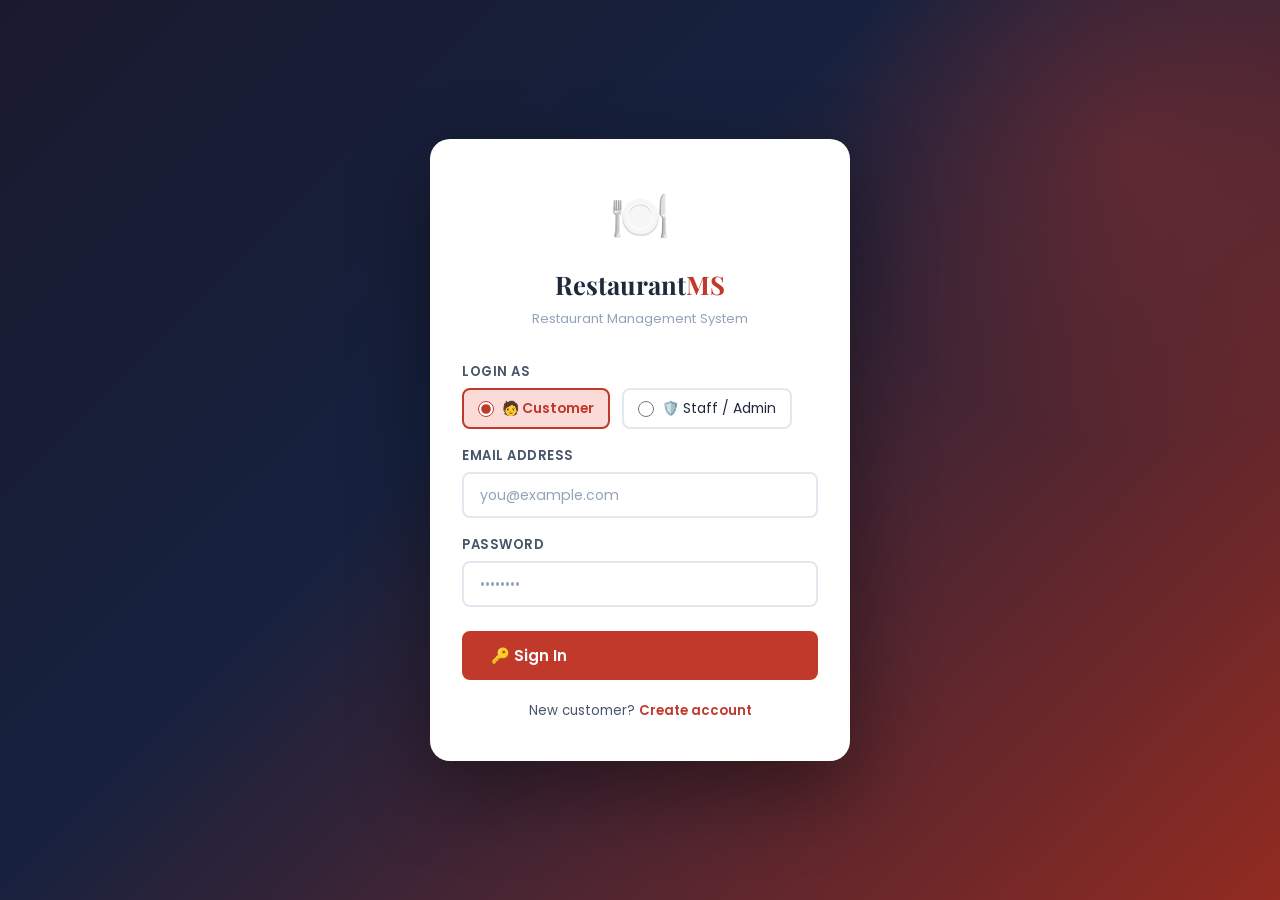
<file: frontend/index.html>
<!DOCTYPE html>
<html lang="en">
<head>
  <meta charset="UTF-8" />
  <meta name="viewport" content="width=device-width, initial-scale=1.0" />
  <title>Login — RestaurantMS</title>
  <link rel="stylesheet" href="css/style.css" />
</head>
<body>

<div id="toast-container" class="toast-container"></div>

<div class="auth-page">
  <div class="auth-card">

    <!-- Logo -->
    <div class="auth-logo">
      <span class="auth-logo-icon">🍽️</span>
      <h1>Restaurant<span>MS</span></h1>
      <p>Restaurant Management System</p>
    </div>

    <!-- Role Selection (Radio Buttons) -->
    <div class="form-group mb-2">
      <label class="form-label">Login As</label>
      <div class="radio-group" id="role-group">
        <label class="radio-item selected">
          <input type="radio" name="role" value="customer" checked onchange="updateRoleStyle(this)"> 🧑 Customer
        </label>
        <label class="radio-item">
          <input type="radio" name="role" value="admin" onchange="updateRoleStyle(this)"> 🛡️ Staff / Admin
        </label>
      </div>
    </div>

    <!-- Login Form -->
    <form class="auth-form" id="login-form">
      <!-- Text box -->
      <div class="form-group">
        <label class="form-label" for="email">Email Address</label>
        <input class="form-control" type="email" id="email" placeholder="you@example.com" required />
      </div>

      <!-- Password field -->
      <div class="form-group">
        <label class="form-label" for="password">Password</label>
        <input class="form-control" type="password" id="password" placeholder="••••••••" required />
      </div>

      <button type="submit" class="btn btn-primary btn-lg w-full" id="login-btn" style="margin-top:.5rem">
        🔑 Sign In
      </button>
    </form>

    <div class="auth-footer">
      New customer? <a href="pages/register.html">Create account</a>
    </div>

  </div>
</div>

<script src="js/utils.js"></script>
<script>
  function updateRoleStyle(input) {
    document.querySelectorAll('.radio-item').forEach(i => i.classList.remove('selected'))
    input.closest('.radio-item').classList.add('selected')
  }

  document.getElementById('login-form').addEventListener('submit', async e => {
    e.preventDefault()
    const btn   = document.getElementById('login-btn')
    const email = document.getElementById('email').value
    const pass  = document.getElementById('password').value
    const role  = document.querySelector('input[name="role"]:checked').value

    setLoading(btn, true)
    try {
      const endpoint = role === 'admin' ? '/auth/login/staff' : '/auth/login/customer'
      const data = await api.post(endpoint, { email, password: pass })
      setUser({ ...data, role: data.role || role })
      toast(`Welcome back, ${data.fullName}!`)
      setTimeout(() => {
        window.location.href = role === 'admin'
          ? 'pages/admin-dashboard.html'
          : 'pages/customer-dashboard.html'
      }, 800)
    } catch (err) {
      toast(err?.message || 'Invalid email or password.', 'error')
      setLoading(btn, false)
    }
  })
</script>
</body>
</html>
</file>
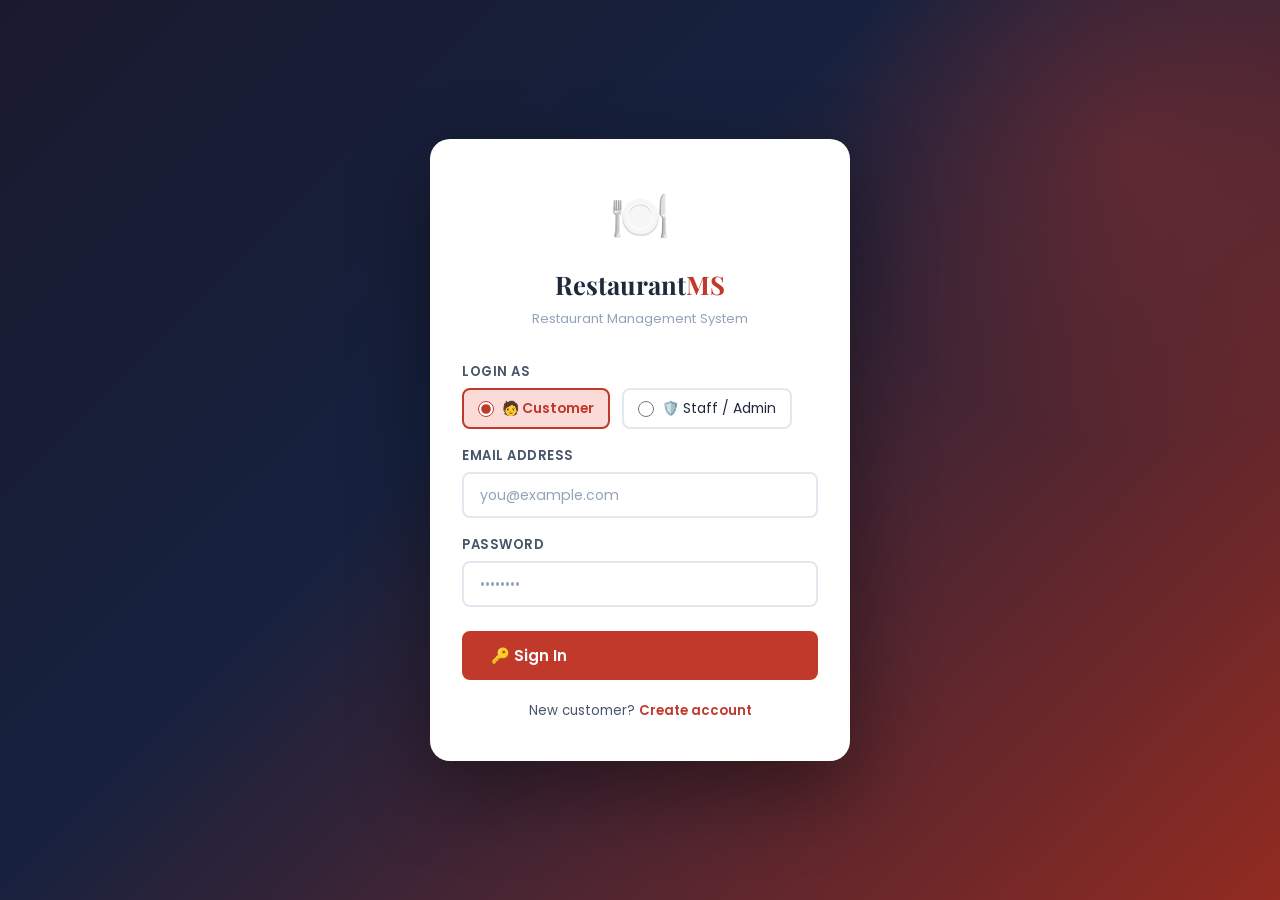
<file: frontend/pages/admin-dashboard.html>
<!DOCTYPE html>
<html lang="en">
<head>
  <meta charset="UTF-8" /><meta name="viewport" content="width=device-width,initial-scale=1"/>
  <title>Admin Dashboard — RestaurantMS</title>
  <link rel="stylesheet" href="../css/style.css" />
</head>
<body>
<div id="toast-container" class="toast-container"></div>

<nav class="navbar">
  <div class="navbar-brand">🍽️ Restaurant<span>MS</span></div>
  <div class="navbar-links">
    <a href="admin-dashboard.html" class="active">🏠 Dashboard</a>
    <a href="admin-tables.html">🪑 Tables</a>
    <a href="admin-menu.html">🍴 Menu</a>
    <a href="admin-orders.html">📦 Orders</a>
    <a href="admin-staff.html">👤 Staff</a>
    <a href="admin-inventory.html">📦 Inventory</a>
    <a href="admin-reports.html">📊 Reports</a>
  </div>
  <div class="navbar-right">
    <div class="navbar-user">
      <div class="avatar" id="nav-avatar">A</div>
      <span id="nav-user-name">Admin</span>
    </div>
    <button class="btn btn-danger btn-sm" data-logout>Logout</button>
  </div>
</nav>

<div class="page-wrapper">
  <div class="page-header">
    <h1 class="page-title">Admin Dashboard</h1>
    <p class="page-subtitle">Complete overview of your restaurant operations</p>
  </div>

  <!-- Stats -->
  <div class="grid-4 mb-3">
    <div class="stat-card red">
      <div class="stat-icon">🪑</div>
      <div class="stat-info"><div class="stat-label">Total Tables</div><div class="stat-value" id="s-tables">—</div></div>
    </div>
    <div class="stat-card dark">
      <div class="stat-icon">📦</div>
      <div class="stat-info"><div class="stat-label">Total Orders</div><div class="stat-value" id="s-orders">—</div></div>
    </div>
    <div class="stat-card green">
      <div class="stat-icon">👤</div>
      <div class="stat-info"><div class="stat-label">Staff Members</div><div class="stat-value" id="s-staff">—</div></div>
    </div>
    <div class="stat-card amber">
      <div class="stat-icon">📅</div>
      <div class="stat-info"><div class="stat-label">Reservations</div><div class="stat-value" id="s-res">—</div></div>
    </div>
  </div>

  <div class="grid-2">
    <!-- Recent Orders -->
    <div class="card">
      <div class="card-title">📦 Recent Orders</div>
      <div class="table-wrapper">
        <table>
          <thead><tr><th>ID</th><th>Customer</th><th>Total</th><th>Status</th></tr></thead>
          <tbody id="recent-orders"></tbody>
        </table>
      </div>
    </div>

    <!-- Table Status Overview -->
    <div class="card">
      <div class="card-title">🪑 Table Status</div>
      <div id="table-status-grid" class="table-grid"></div>
    </div>
  </div>

  <!-- Revenue Summary -->
  <div class="card mt-2">
    <div class="card-title">💰 Today's Revenue Snapshot</div>
    <div class="grid-3">
      <div class="report-card">
        <div class="report-value" id="today-revenue">—</div>
        <div class="report-label">Today's Revenue</div>
      </div>
      <div class="report-card" style="border-color:var(--success)">
        <div class="report-value" style="color:var(--success)" id="paid-orders">—</div>
        <div class="report-label">Paid Orders</div>
      </div>
      <div class="report-card" style="border-color:var(--accent)">
        <div class="report-value" style="color:var(--accent)" id="pending-orders">—</div>
        <div class="report-label">Pending Orders</div>
      </div>
    </div>
  </div>
</div>

<script src="../js/utils.js"></script>
<script>
  requireAuth()

  async function loadDashboard() {
    try {
      const [tables, orders, staff, reservations] = await Promise.all([
        api.get('/tables'), api.get('/orders'), api.get('/staff'), api.get('/reservations')
      ])

      document.getElementById('s-tables').textContent = tables.length
      document.getElementById('s-orders').textContent = orders.length
      document.getElementById('s-staff').textContent  = staff.length
      document.getElementById('s-res').textContent    = reservations.length

      // Recent orders
      document.getElementById('recent-orders').innerHTML = orders.slice(0,5).map(o => `
        <tr>
          <td>#${o.orderID}</td>
          <td>${o.customerName}</td>
          <td>${fmtCurrency(o.totalAmount)}</td>
          <td>${statusBadge(o.status)}</td>
        </tr>`).join('') || `<tr><td colspan="4">${emptyState('📦','No orders')}</td></tr>`

      // Table status grid
      document.getElementById('table-status-grid').innerHTML = tables.map(t => `
        <div class="table-slot ${t.status === 'Occupied' ? 'occupied' : ''}">
          <div class="table-slot-num">${t.tableNumber}</div>
          <div class="table-slot-cap">${t.status}</div>
        </div>`).join('')

      // Revenue
      const today    = new Date().toDateString()
      const todayOrd = orders.filter(o => new Date(o.orderDate).toDateString() === today)
      const rev      = todayOrd.filter(o => o.status === 'Paid').reduce((s, o) => s + o.totalAmount, 0)
      document.getElementById('today-revenue').textContent  = fmtCurrency(rev)
      document.getElementById('paid-orders').textContent    = todayOrd.filter(o => o.status === 'Paid').length
      document.getElementById('pending-orders').textContent = todayOrd.filter(o => o.status === 'Placed' || o.status === 'Preparing').length

    } catch { toast('Failed to load dashboard.', 'error') }
  }

  loadDashboard()
</script>
</body>
</html>
</file>
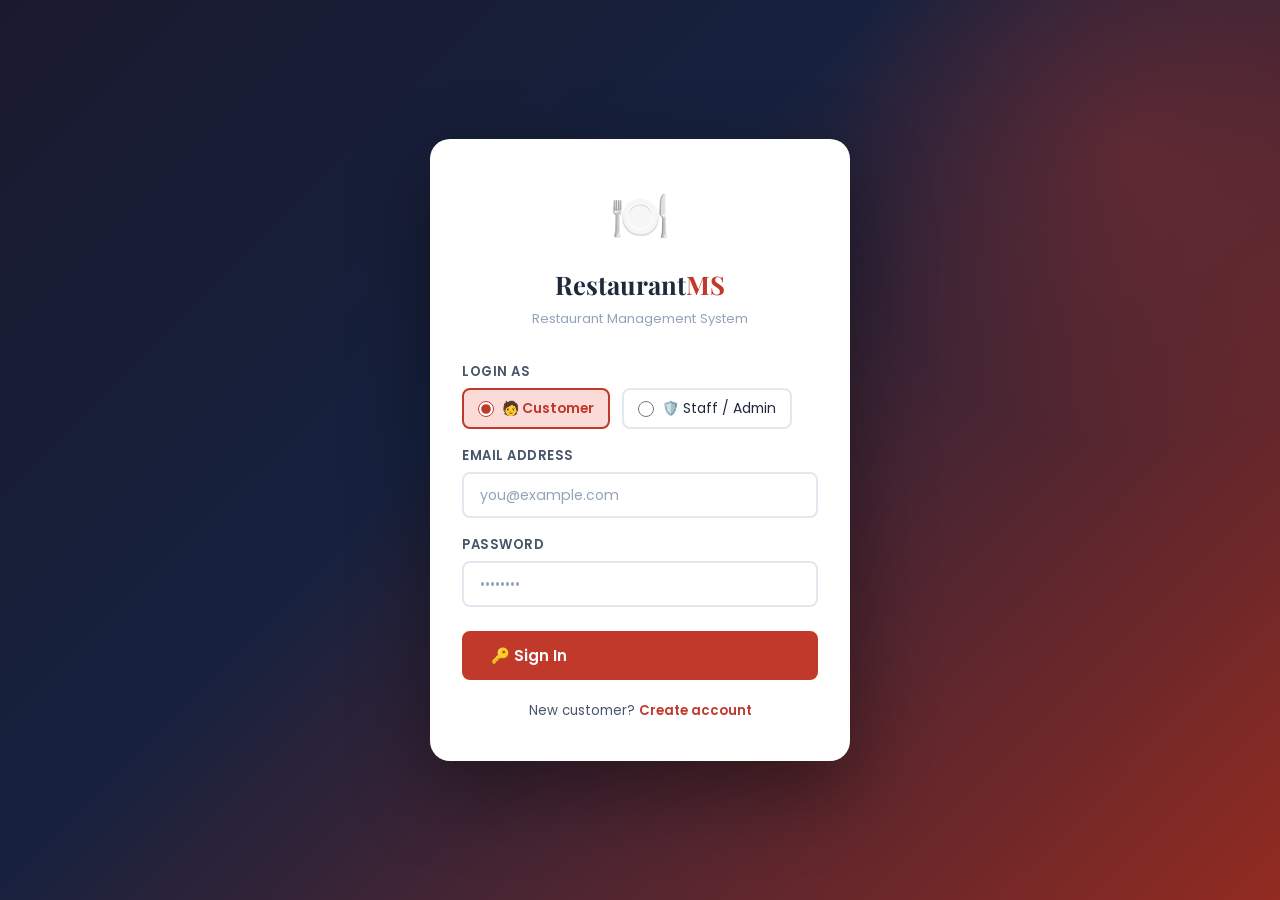
<file: frontend/pages/admin-inventory.html>
<!DOCTYPE html>
<html lang="en">
<head>
  <meta charset="UTF-8"/><meta name="viewport" content="width=device-width,initial-scale=1"/>
  <title>Inventory — RestaurantMS</title>
  <link rel="stylesheet" href="../css/style.css"/>
</head>
<body>
<div id="toast-container" class="toast-container"></div>

<nav class="navbar">
  <div class="navbar-brand">🍽️ Restaurant<span>MS</span></div>
  <div class="navbar-links">
    <a href="admin-dashboard.html">🏠 Dashboard</a>
    <a href="admin-tables.html">🪑 Tables</a>
    <a href="admin-menu.html">🍴 Menu</a>
    <a href="admin-orders.html">📦 Orders</a>
    <a href="admin-staff.html">👤 Staff</a>
    <a href="admin-inventory.html" class="active">📦 Inventory</a>
    <a href="admin-reports.html">📊 Reports</a>
  </div>
  <div class="navbar-right">
    <div class="navbar-user"><div class="avatar" id="nav-avatar">A</div><span id="nav-user-name">Admin</span></div>
    <button class="btn btn-danger btn-sm" data-logout>Logout</button>
  </div>
</nav>

<div class="page-wrapper">
  <div class="flex-between mb-3">
    <div>
      <h1 class="page-title">📦 Inventory Management</h1>
      <p class="page-subtitle">Track stock levels & restock items</p>
    </div>
    <button class="btn btn-primary" onclick="openAddModal()">+ Add Item</button>
  </div>

  <div class="card">
    <div class="table-wrapper">
      <table>
        <thead>
          <tr><th>Item</th><th>In Stock</th><th>Unit</th><th>Reorder Level</th><th>Vendor</th><th>Status</th><th>Actions</th></tr>
        </thead>
        <tbody id="inv-body">
          <tr><td colspan="7" style="text-align:center;padding:2rem;color:#94a3b8">Loading...</td></tr>
        </tbody>
      </table>
    </div>
  </div>
</div>

<!-- Add Item Modal -->
<div class="modal-overlay" id="inv-modal">
  <div class="modal">
    <div class="modal-header">
      <span class="modal-title">Add Inventory Item</span>
      <button class="modal-close" data-close-modal="inv-modal">✕</button>
    </div>
    <div class="modal-body">
      <form id="inv-form" class="flex-col gap-2">
        <div class="form-group">
          <label class="form-label">Item Name</label>
          <input class="form-control" type="text" id="f-name" placeholder="e.g. Chicken Breast" required />
        </div>
        <div class="form-row cols-2">
          <div class="form-group">
            <label class="form-label">Quantity In Stock</label>
            <input class="form-control" type="number" id="f-qty" placeholder="e.g. 50" min="0" step="0.01" required />
          </div>
          <div class="form-group">
            <label class="form-label">Unit</label>
            <input class="form-control" type="text" id="f-unit" placeholder="e.g. kg, liters, pcs" required />
          </div>
        </div>
        <div class="form-group">
          <label class="form-label">Reorder Level</label>
          <input class="form-control" type="number" id="f-reorder" placeholder="e.g. 10" min="0" step="0.01" value="10" />
        </div>
        <div class="form-group">
          <label class="form-label">Vendor ID <span class="text-muted text-xs">(optional)</span></label>
          <input class="form-control" type="number" id="f-vendor" placeholder="Leave blank if none" />
        </div>
      </form>
    </div>
    <div class="modal-footer">
      <button class="btn btn-secondary" data-close-modal="inv-modal">Cancel</button>
      <button class="btn btn-primary" id="save-btn" onclick="saveItem()">Save Item</button>
    </div>
  </div>
</div>

<!-- Restock Modal -->
<div class="modal-overlay" id="restock-modal">
  <div class="modal">
    <div class="modal-header">
      <span class="modal-title">Restock Item</span>
      <button class="modal-close" data-close-modal="restock-modal">✕</button>
    </div>
    <div class="modal-body">
      <input type="hidden" id="restock-id" />
      <div class="form-group">
        <label class="form-label">Add Quantity</label>
        <input class="form-control" type="number" id="restock-qty" placeholder="e.g. 20" min="0.01" step="0.01" required />
      </div>
    </div>
    <div class="modal-footer">
      <button class="btn btn-secondary" data-close-modal="restock-modal">Cancel</button>
      <button class="btn btn-success" id="restock-btn" onclick="confirmRestock()">➕ Restock</button>
    </div>
  </div>
</div>

<script src="../js/utils.js"></script>
<script>
  requireAuth()

  async function loadInventory() {
    try {
      const data = await api.get('/inventory')
      document.getElementById('inv-body').innerHTML = data.length
        ? data.map(i => {
            const low = i.quantityInStock <= i.reorderLevel
            return `
            <tr>
              <td><strong>${i.itemName}</strong></td>
              <td>${i.quantityInStock}</td>
              <td>${i.unit}</td>
              <td>${i.reorderLevel}</td>
              <td>${i.vendorName || '—'}</td>
              <td><span class="badge ${low ? 'badge-cancelled' : 'badge-available'}">${low ? '⚠️ Low' : '✅ OK'}</span></td>
              <td>
                <div class="table-actions">
                  <button class="btn btn-accent btn-sm" onclick="openRestockModal(${i.inventoryItemID})">➕ Restock</button>
                </div>
              </td>
            </tr>`
          }).join('')
        : `<tr><td colspan="7">${emptyState('📦', 'No inventory items found')}</td></tr>`
    } catch { toast('Failed to load inventory.', 'error') }
  }

  function openAddModal() {
    document.getElementById('inv-form').reset()
    document.getElementById('f-reorder').value = 10
    openModal('inv-modal')
  }

  async function saveItem() {
    const btn = document.getElementById('save-btn')
    const vendorVal = document.getElementById('f-vendor').value
    const body = {
      itemName:        document.getElementById('f-name').value,
      quantityInStock: parseFloat(document.getElementById('f-qty').value),
      unit:             document.getElementById('f-unit').value,
      reorderLevel:     parseFloat(document.getElementById('f-reorder').value || 10),
      vendorID:         vendorVal ? parseInt(vendorVal) : null
    }
    if (!body.itemName || isNaN(body.quantityInStock) || !body.unit) return toast('Fill all required fields.', 'warning')

    setLoading(btn, true)
    try {
      await api.post('/inventory', body)
      toast('Inventory item added!')
      closeModal('inv-modal')
      loadInventory()
    } catch (err) {
      toast(err?.message || 'Error adding item.', 'error')
    } finally { setLoading(btn, false) }
  }

  function openRestockModal(id) {
    document.getElementById('restock-id').value = id
    document.getElementById('restock-qty').value = ''
    openModal('restock-modal')
  }

  async function confirmRestock() {
    const id  = document.getElementById('restock-id').value
    const qty = parseFloat(document.getElementById('restock-qty').value)
    if (!qty || qty <= 0) return toast('Enter a valid quantity.', 'warning')
    const btn = document.getElementById('restock-btn')
    setLoading(btn, true)
    try {
      await api.patch(`/inventory/${id}/restock`, qty)
      toast('Item restocked!')
      closeModal('restock-modal')
      loadInventory()
    } catch (err) {
      toast(err?.message || 'Failed to restock.', 'error')
    } finally { setLoading(btn, false) }
  }

  loadInventory()
</script>
</body>
</html>
</file>
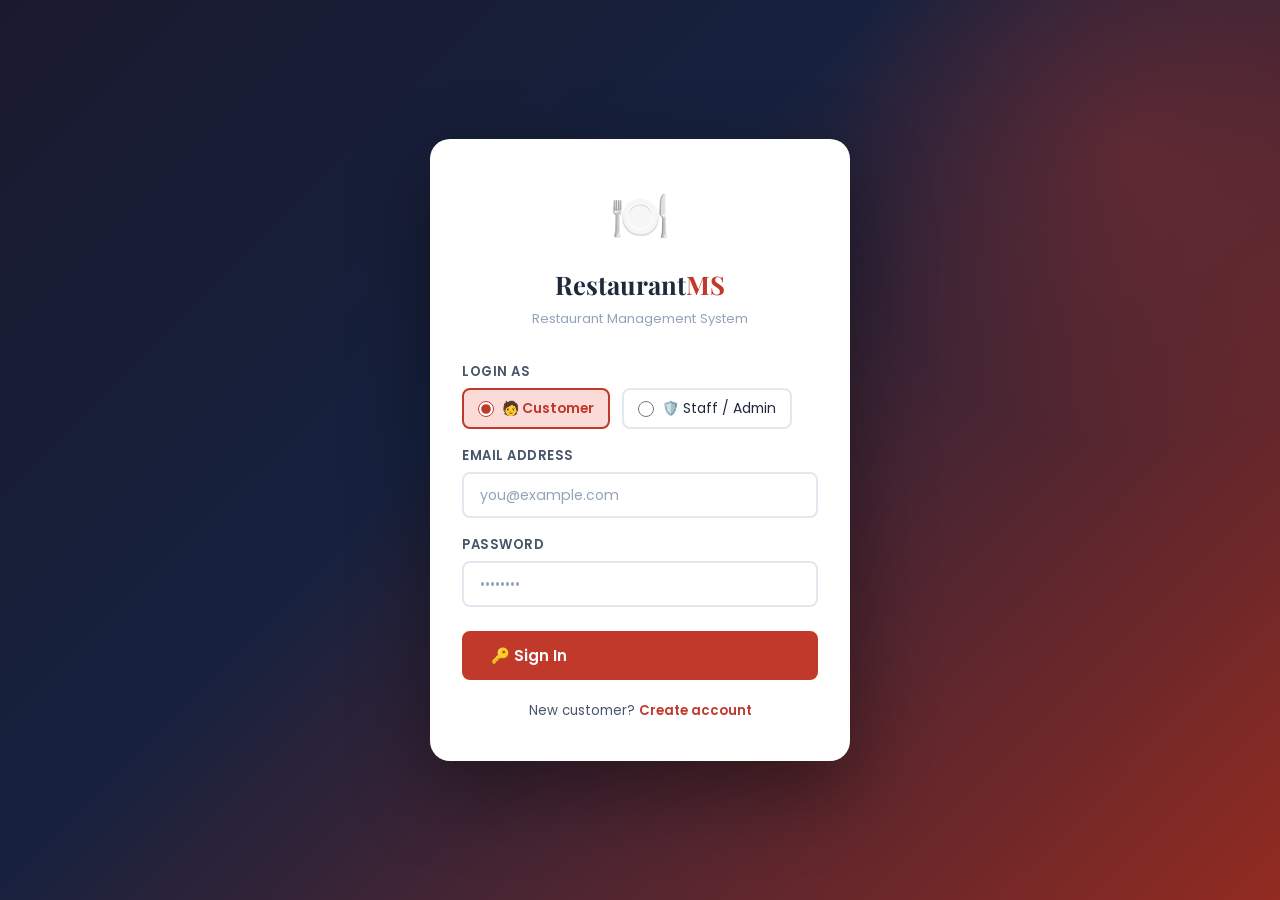
<file: frontend/pages/admin-menu.html>
<!DOCTYPE html>
<html lang="en">
<head>
  <meta charset="UTF-8"/><meta name="viewport" content="width=device-width,initial-scale=1"/>
  <title>Menu — RestaurantMS</title>
  <link rel="stylesheet" href="../css/style.css"/>
</head>
<body>
<div id="toast-container" class="toast-container"></div>

<nav class="navbar">
  <div class="navbar-brand">🍽️ Restaurant<span>MS</span></div>
  <div class="navbar-links">
    <a href="admin-dashboard.html">🏠 Dashboard</a>
    <a href="admin-tables.html">🪑 Tables</a>
    <a href="admin-menu.html" class="active">🍴 Menu</a>
    <a href="admin-orders.html">📦 Orders</a>
    <a href="admin-staff.html">👤 Staff</a>
    <a href="admin-inventory.html">📦 Inventory</a>
    <a href="admin-reports.html">📊 Reports</a>
  </div>
  <div class="navbar-right">
    <div class="navbar-user"><div class="avatar" id="nav-avatar">A</div><span id="nav-user-name">Admin</span></div>
    <button class="btn btn-danger btn-sm" data-logout>Logout</button>
  </div>
</nav>

<div class="page-wrapper">
  <div class="flex-between mb-3">
    <div>
      <h1 class="page-title">🍴 Menu Management</h1>
      <p class="page-subtitle">Manage dishes, categories & pricing</p>
    </div>
    <button class="btn btn-primary" onclick="openAddModal()">+ Add Menu Item</button>
  </div>

  <!-- Category filter tabs -->
  <div class="filter-tabs mb-2" id="cat-tabs"></div>

  <div class="card">
    <div class="table-wrapper">
      <table>
        <thead>
          <tr><th>Item</th><th>Category</th><th>Price</th><th>Description</th><th>Status</th><th>Actions</th></tr>
        </thead>
        <tbody id="menu-body">
          <tr><td colspan="6" style="text-align:center;padding:2rem;color:#94a3b8">Loading...</td></tr>
        </tbody>
      </table>
    </div>
  </div>
</div>

<!-- Add/Edit Modal -->
<div class="modal-overlay" id="menu-modal">
  <div class="modal">
    <div class="modal-header">
      <span class="modal-title" id="modal-title">Add Menu Item</span>
      <button class="modal-close" data-close-modal="menu-modal">✕</button>
    </div>
    <div class="modal-body">
      <form id="menu-form" class="flex-col gap-2">
        <input type="hidden" id="edit-id" />
        <div class="form-group">
          <label class="form-label">Item Name</label>
          <input class="form-control" type="text" id="f-name" placeholder="e.g. Chicken Biryani" required />
        </div>
        <div class="form-group">
          <label class="form-label">Category</label>
          <select class="form-control" id="f-category" required></select>
        </div>
        <div class="form-group">
          <label class="form-label">Price (Rs.)</label>
          <input class="form-control" type="number" id="f-price" placeholder="e.g. 850" min="1" step="0.01" required />
        </div>
        <div class="form-group">
          <label class="form-label">Description</label>
          <textarea class="form-control" id="f-desc" rows="3" placeholder="Short description..."></textarea>
        </div>
      </form>
    </div>
    <div class="modal-footer">
      <button class="btn btn-secondary" data-close-modal="menu-modal">Cancel</button>
      <button class="btn btn-primary" id="save-btn" onclick="saveMenuItem()">Save Item</button>
    </div>
  </div>
</div>

<script src="../js/utils.js"></script>
<script>
  requireAuth()

  let categories = []
  let menuItems  = []

  async function loadCategories() {
    categories = await api.get('/menu/categories')
    document.getElementById('f-category').innerHTML = categories
      .map(c => `<option value="${c.categoryID}">${c.categoryName}</option>`).join('')
  }

  async function loadMenu() {
    try {
      menuItems = await api.get('/menu')

      // Filter tabs
      const cats = ['All', ...new Set(menuItems.map(m => m.categoryName))]
      document.getElementById('cat-tabs').innerHTML = cats.map((c, i) =>
        `<div class="filter-tab ${i===0?'active':''}" onclick="filterMenu('${c}', this)">${c}</div>`
      ).join('')

      renderMenu(menuItems)
    } catch { toast('Failed to load menu.', 'error') }
  }

  function filterMenu(cat, tab) {
    document.querySelectorAll('.filter-tab').forEach(t => t.classList.remove('active'))
    tab.classList.add('active')
    renderMenu(cat === 'All' ? menuItems : menuItems.filter(m => m.categoryName === cat))
  }

  function renderMenu(items) {
    document.getElementById('menu-body').innerHTML = items.length
      ? items.map(m => `
        <tr>
          <td><strong>${m.itemName}</strong></td>
          <td>${m.categoryName}</td>
          <td>${fmtCurrency(m.price)}</td>
          <td style="max-width:220px;white-space:normal;font-size:.82rem;color:var(--gray-500,#64748b)">${m.description || '—'}</td>
          <td><span class="badge ${m.isAvailable ? 'badge-available' : 'badge-cancelled'}">${m.isAvailable ? 'Available' : 'Unavailable'}</span></td>
          <td>
            <div class="table-actions">
              <button class="btn btn-accent btn-sm" onclick='editItem(${JSON.stringify(m)})'>✏️ Edit</button>
              <button class="btn btn-danger btn-sm" onclick="deleteItem(${m.menuItemID})">🗑️ Delete</button>
            </div>
          </td>
        </tr>`).join('')
      : `<tr><td colspan="6">${emptyState('🍴', 'No menu items found')}</td></tr>`
  }

  function openAddModal() {
    document.getElementById('modal-title').textContent = 'Add Menu Item'
    document.getElementById('edit-id').value = ''
    document.getElementById('f-name').value  = ''
    document.getElementById('f-price').value = ''
    document.getElementById('f-desc').value  = ''
    if (categories.length) document.getElementById('f-category').value = categories[0].categoryID
    openModal('menu-modal')
  }

  function editItem(m) {
    document.getElementById('modal-title').textContent = 'Edit Menu Item'
    document.getElementById('edit-id').value = m.menuItemID
    document.getElementById('f-name').value  = m.itemName
    document.getElementById('f-price').value = m.price
    document.getElementById('f-desc').value  = m.description || ''
    const cat = categories.find(c => c.categoryName === m.categoryName)
    if (cat) document.getElementById('f-category').value = cat.categoryID
    openModal('menu-modal')
  }

  async function saveMenuItem() {
    const id  = document.getElementById('edit-id').value
    const btn = document.getElementById('save-btn')
    const body = {
      itemName:    document.getElementById('f-name').value,
      categoryID:  parseInt(document.getElementById('f-category').value),
      price:       parseFloat(document.getElementById('f-price').value),
      description: document.getElementById('f-desc').value
    }
    if (!body.itemName || !body.categoryID || !body.price) return toast('Fill all required fields.', 'warning')

    setLoading(btn, true)
    try {
      id ? await api.put(`/menu/${id}`, body) : await api.post('/menu', body)
      toast(id ? 'Menu item updated!' : 'Menu item added!')
      closeModal('menu-modal')
      loadMenu()
    } catch (err) {
      toast(err?.message || 'Error saving item.', 'error')
    } finally { setLoading(btn, false) }
  }

  async function deleteItem(id) {
    if (!confirmAction('Delete this menu item?')) return
    try { await api.delete(`/menu/${id}`); toast('Menu item deleted!'); loadMenu() }
    catch { toast('Cannot delete this item.', 'error') }
  }

  ;(async () => { await loadCategories(); await loadMenu() })()
</script>
</body>
</html>
</file>
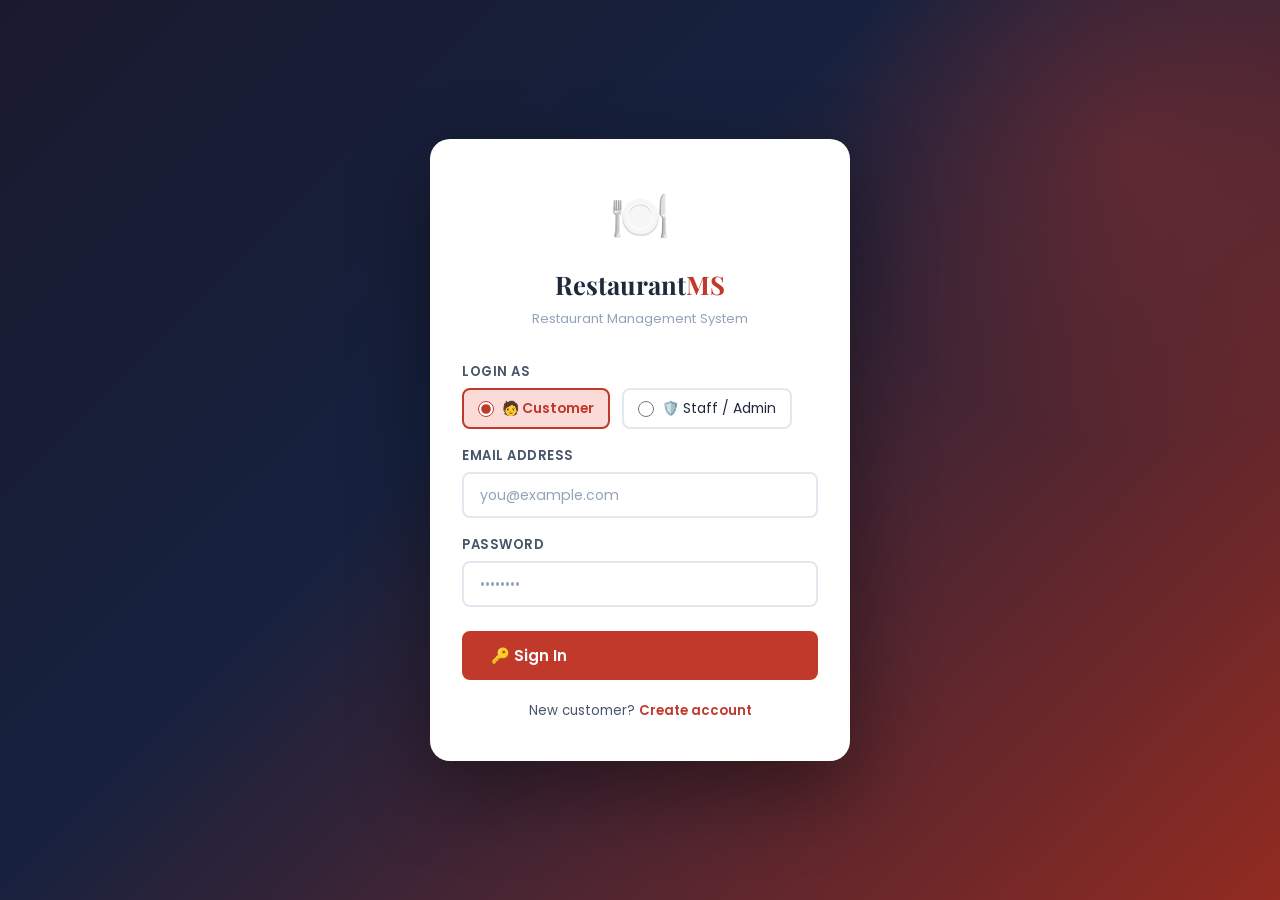
<file: frontend/pages/admin-orders.html>
<!DOCTYPE html>
<html lang="en">
<head>
  <meta charset="UTF-8"/><meta name="viewport" content="width=device-width,initial-scale=1"/>
  <title>Orders — RestaurantMS</title>
  <link rel="stylesheet" href="../css/style.css"/>
</head>
<body>
<div id="toast-container" class="toast-container"></div>

<nav class="navbar">
  <div class="navbar-brand">🍽️ Restaurant<span>MS</span></div>
  <div class="navbar-links">
    <a href="admin-dashboard.html">🏠 Dashboard</a>
    <a href="admin-tables.html">🪑 Tables</a>
    <a href="admin-menu.html">🍴 Menu</a>
    <a href="admin-orders.html" class="active">📦 Orders</a>
    <a href="admin-staff.html">👤 Staff</a>
    <a href="admin-inventory.html">📦 Inventory</a>
    <a href="admin-reports.html">📊 Reports</a>
  </div>
  <div class="navbar-right">
    <div class="navbar-user"><div class="avatar" id="nav-avatar">A</div><span id="nav-user-name">Admin</span></div>
    <button class="btn btn-danger btn-sm" data-logout>Logout</button>
  </div>
</nav>

<div class="page-wrapper">
  <div class="page-header">
    <h1 class="page-title">📦 Orders Management</h1>
    <p class="page-subtitle">Track and update order status</p>
  </div>

  <!-- Status filter tabs -->
  <div class="filter-tabs mb-2" id="status-tabs"></div>

  <div class="card">
    <div class="table-wrapper">
      <table>
        <thead>
          <tr><th>ID</th><th>Customer</th><th>Table</th><th>Staff</th><th>Date</th><th>Items</th><th>Total</th><th>Status</th><th>Actions</th></tr>
        </thead>
        <tbody id="orders-body">
          <tr><td colspan="9" style="text-align:center;padding:2rem;color:#94a3b8">Loading...</td></tr>
        </tbody>
      </table>
    </div>
  </div>
</div>

<!-- Order details modal -->
<div class="modal-overlay" id="order-modal">
  <div class="modal">
    <div class="modal-header">
      <span class="modal-title">Order Details</span>
      <button class="modal-close" data-close-modal="order-modal">✕</button>
    </div>
    <div class="modal-body" id="order-detail-body"></div>
    <div class="modal-footer">
      <button class="btn btn-secondary" data-close-modal="order-modal">Close</button>
    </div>
  </div>
</div>

<script src="../js/utils.js"></script>
<script>
  requireAuth()

  const STATUSES = ['Placed', 'Preparing', 'Served', 'Paid', 'Cancelled']
  const NEXT_STATUS = { Placed: 'Preparing', Preparing: 'Served', Served: 'Paid' }

  let allOrders = []

  async function loadOrders() {
    try {
      allOrders = await api.get('/orders')
      allOrders.sort((a, b) => new Date(b.orderDate) - new Date(a.orderDate))

      document.getElementById('status-tabs').innerHTML = ['All', ...STATUSES].map((s, i) =>
        `<div class="filter-tab ${i===0?'active':''}" onclick="filterOrders('${s}', this)">${s}</div>`
      ).join('')

      renderOrders(allOrders)
    } catch { toast('Failed to load orders.', 'error') }
  }

  function filterOrders(status, tab) {
    document.querySelectorAll('.filter-tab').forEach(t => t.classList.remove('active'))
    tab.classList.add('active')
    renderOrders(status === 'All' ? allOrders : allOrders.filter(o => o.status === status))
  }

  function renderOrders(orders) {
    document.getElementById('orders-body').innerHTML = orders.length
      ? orders.map(o => `
        <tr>
          <td>#${o.orderID}</td>
          <td>${o.customerName}</td>
          <td>${o.tableNumber}</td>
          <td>${o.staffName || '—'}</td>
          <td>${fmtDateTime(o.orderDate)}</td>
          <td>${o.items.length} item(s)</td>
          <td><strong>${fmtCurrency(o.totalAmount)}</strong></td>
          <td>${statusBadge(o.status)}</td>
          <td>
            <div class="table-actions">
              <button class="btn btn-outline btn-sm" onclick='viewOrder(${JSON.stringify(o)})'>👁️ View</button>
              ${NEXT_STATUS[o.status] ? `<button class="btn btn-accent btn-sm" onclick="advanceStatus(${o.orderID}, '${NEXT_STATUS[o.status]}')">➡️ ${NEXT_STATUS[o.status]}</button>` : ''}
              ${o.status !== 'Paid' && o.status !== 'Cancelled' ? `<button class="btn btn-danger btn-sm" onclick="advanceStatus(${o.orderID}, 'Cancelled')">✕ Cancel</button>` : ''}
            </div>
          </td>
        </tr>`).join('')
      : `<tr><td colspan="9">${emptyState('📦', 'No orders found')}</td></tr>`
  }

  function viewOrder(o) {
    document.getElementById('order-detail-body').innerHTML = `
      <p><strong>Order #${o.orderID}</strong> — ${statusBadge(o.status)}</p>
      <p class="text-sm text-muted mb-2">${o.customerName} · Table ${o.tableNumber} · ${fmtDateTime(o.orderDate)}</p>
      <div class="table-wrapper">
        <table>
          <thead><tr><th>Item</th><th>Qty</th><th>Unit Price</th><th>Subtotal</th></tr></thead>
          <tbody>
            ${o.items.map(i => `
              <tr>
                <td>${i.itemName}</td>
                <td>${i.quantity}</td>
                <td>${fmtCurrency(i.unitPrice)}</td>
                <td>${fmtCurrency(i.subtotal)}</td>
              </tr>`).join('')}
          </tbody>
        </table>
      </div>
      <div class="flex-between mt-2"><span class="font-bold">Total</span><span class="font-bold text-primary">${fmtCurrency(o.totalAmount)}</span></div>`
    openModal('order-modal')
  }

  async function advanceStatus(id, status) {
    if (status === 'Cancelled' && !confirmAction('Cancel this order?')) return
    try {
      await api.patch(`/orders/${id}/status`, { status })
      toast(`Order #${id} marked as ${status}.`)
      loadOrders()
    } catch (err) { toast(err?.message || 'Failed to update status.', 'error') }
  }

  loadOrders()
</script>
</body>
</html>
</file>
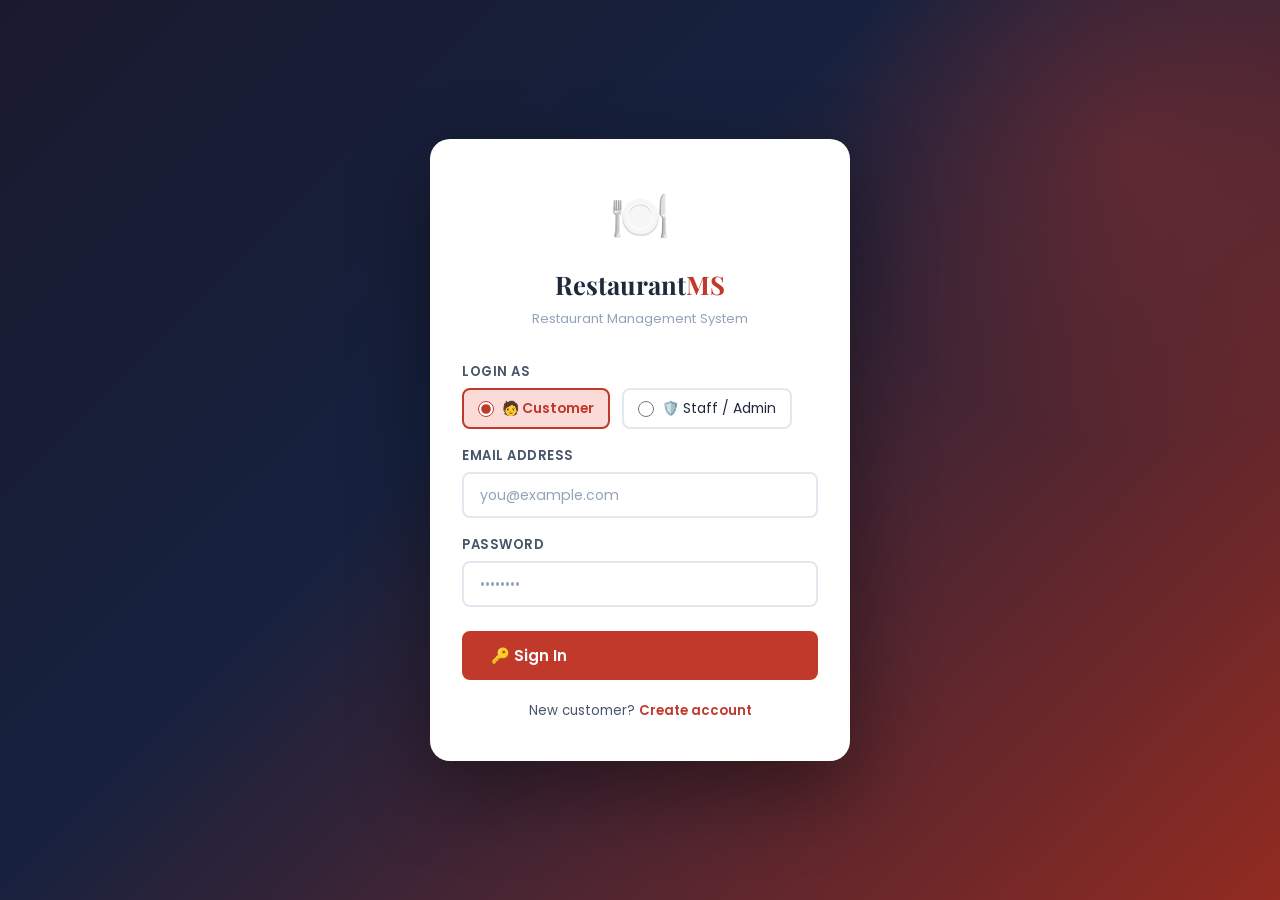
<file: frontend/pages/admin-reports.html>
<!DOCTYPE html>
<html lang="en">
<head>
  <meta charset="UTF-8"/><meta name="viewport" content="width=device-width,initial-scale=1"/>
  <title>Reports — RestaurantMS</title>
  <link rel="stylesheet" href="../css/style.css"/>
</head>
<body>
<div id="toast-container" class="toast-container"></div>

<nav class="navbar">
  <div class="navbar-brand">🍽️ Restaurant<span>MS</span></div>
  <div class="navbar-links">
    <a href="admin-dashboard.html">🏠 Dashboard</a>
    <a href="admin-tables.html">🪑 Tables</a>
    <a href="admin-menu.html">🍴 Menu</a>
    <a href="admin-orders.html">📦 Orders</a>
    <a href="admin-staff.html">👤 Staff</a>
    <a href="admin-inventory.html">📦 Inventory</a>
    <a href="admin-reports.html" class="active">📊 Reports</a>
  </div>
  <div class="navbar-right">
    <div class="navbar-user"><div class="avatar" id="nav-avatar">A</div><span id="nav-user-name">Admin</span></div>
    <button class="btn btn-danger btn-sm" data-logout>Logout</button>
  </div>
</nav>

<div class="page-wrapper">
  <div class="page-header">
    <h1 class="page-title">📊 Reports & Analytics</h1>
    <p class="page-subtitle">Generate and download operational reports</p>
  </div>

  <!-- Report Selection Panel -->
  <div class="card mb-3">
    <div class="card-title">⚙️ Configure Report</div>

    <!-- Checkboxes for report types -->
    <div class="form-group mb-2">
      <label class="form-label">Select Reports</label>
      <div class="checkbox-group" id="report-checkboxes">
        <label class="checkbox-item selected">
          <input type="checkbox" value="revenue" checked onchange="toggleCheck(this)"> 💰 Revenue
        </label>
        <label class="checkbox-item">
          <input type="checkbox" value="topItems" onchange="toggleCheck(this)"> 🏆 Top Items
        </label>
        <label class="checkbox-item">
          <input type="checkbox" value="lowStock" onchange="toggleCheck(this)"> ⚠️ Low Stock
        </label>
        <label class="checkbox-item">
          <input type="checkbox" value="orders" onchange="toggleCheck(this)"> 📦 Orders Summary
        </label>
      </div>
    </div>

    <!-- Date range -->
    <div class="form-row cols-2 mb-2" id="date-range">
      <div class="form-group">
        <label class="form-label">From Date</label>
        <input class="form-control" type="date" id="start-date" />
      </div>
      <div class="form-group">
        <label class="form-label">To Date</label>
        <input class="form-control" type="date" id="end-date" />
      </div>
    </div>

    <button class="btn btn-primary" id="gen-btn" onclick="generateReports()">🔄 Generate Reports</button>
  </div>

  <!-- Revenue Report -->
  <div id="revenue-section" style="display:none" class="mb-3">
    <div class="card-title" style="font-size:1rem;font-weight:700;margin-bottom:.75rem">💰 Revenue Report</div>
    <div class="grid-3">
      <div class="report-card">
        <div class="report-value" id="rep-revenue">—</div>
        <div class="report-label">Total Revenue</div>
      </div>
      <div class="report-card" style="border-color:var(--success)">
        <div class="report-value" style="color:var(--success)" id="rep-orders">—</div>
        <div class="report-label">Total Paid Orders</div>
      </div>
      <div class="report-card" style="border-color:var(--accent)">
        <div class="report-value" style="color:var(--accent)" id="rep-avg">—</div>
        <div class="report-label">Avg Order Value</div>
      </div>
    </div>
  </div>

  <!-- Top Items Report -->
  <div id="top-items-section" style="display:none" class="card mb-3">
    <div class="card-title">🏆 Top Selling Items</div>
    <div class="table-wrapper">
      <table>
        <thead><tr><th>Rank</th><th>Item</th><th>Category</th><th>Price</th></tr></thead>
        <tbody id="top-items-body"></tbody>
      </table>
    </div>
  </div>

  <!-- Low Stock Report -->
  <div id="low-stock-section" style="display:none" class="card mb-3">
    <div class="card-title">⚠️ Low Stock Inventory</div>
    <div class="table-wrapper">
      <table>
        <thead><tr><th>Item</th><th>In Stock</th><th>Min Level</th><th>Unit</th><th>Status</th></tr></thead>
        <tbody id="low-stock-body"></tbody>
      </table>
    </div>
  </div>

  <!-- Orders Summary Report -->
  <div id="orders-section" style="display:none" class="card">
    <div class="card-title">📦 Orders Summary</div>
    <div class="table-wrapper">
      <table>
        <thead><tr><th>ID</th><th>Customer</th><th>Table</th><th>Date</th><th>Total</th><th>Status</th></tr></thead>
        <tbody id="orders-report-body"></tbody>
      </table>
    </div>
  </div>
</div>

<script src="../js/utils.js"></script>
<script>
  requireAuth()

  function toggleCheck(input) {
    input.closest('.checkbox-item').classList.toggle('selected', input.checked)
  }

  function getSelected() {
    return [...document.querySelectorAll('#report-checkboxes input:checked')].map(i => i.value)
  }

  async function generateReports() {
    const selected = getSelected()
    if (!selected.length) return toast('Select at least one report.', 'warning')
    const btn = document.getElementById('gen-btn')
    setLoading(btn, true)

    const start = document.getElementById('start-date').value || '2026-01-01'
    const end   = document.getElementById('end-date').value   || new Date().toISOString().split('T')[0]

    try {
      if (selected.includes('revenue')) {
        const data = await api.get(`/reports/revenue?startDate=${start}&endDate=${end}`)
        document.getElementById('rep-revenue').textContent = fmtCurrency(data.totalRevenue || 0)
        document.getElementById('rep-orders').textContent  = data.totalOrders || 0
        const avg = data.totalOrders ? (data.totalRevenue / data.totalOrders) : 0
        document.getElementById('rep-avg').textContent     = fmtCurrency(avg)
        document.getElementById('revenue-section').style.display = 'block'
      }

      if (selected.includes('topItems')) {
        const data = await api.get('/reports/top-items?top=10')
        document.getElementById('top-items-body').innerHTML = data.length
          ? data.map((item, i) => `
            <tr>
              <td><strong>#${i+1}</strong></td>
              <td>${item.itemName}</td>
              <td>${item.categoryName}</td>
              <td>${fmtCurrency(item.price)}</td>
            </tr>`).join('')
          : `<tr><td colspan="4">${emptyState('🏆','No data')}</td></tr>`
        document.getElementById('top-items-section').style.display = 'block'
      }

      if (selected.includes('lowStock')) {
        const data = await api.get('/reports/low-stock')
        document.getElementById('low-stock-body').innerHTML = data.length
          ? data.map(i => `
            <tr>
              <td>${i.itemName}</td>
              <td>${i.quantityInStock}</td>
              <td>${i.reorderLevel}</td>
              <td>${i.unit}</td>
              <td><span class="badge badge-cancelled">⚠️ Low</span></td>
            </tr>`).join('')
          : `<tr><td colspan="5">${emptyState('✅','All items are well stocked')}</td></tr>`
        document.getElementById('low-stock-section').style.display = 'block'
      }

      if (selected.includes('orders')) {
        const data = await api.get('/orders')
        document.getElementById('orders-report-body').innerHTML = data.length
          ? data.map(o => `
            <tr>
              <td>#${o.orderID}</td>
              <td>${o.customerName}</td>
              <td>${o.tableNumber}</td>
              <td>${fmtDateTime(o.orderDate)}</td>
              <td>${fmtCurrency(o.totalAmount)}</td>
              <td>${statusBadge(o.status)}</td>
            </tr>`).join('')
          : `<tr><td colspan="6">${emptyState('📦','No orders found')}</td></tr>`
        document.getElementById('orders-section').style.display = 'block'
      }

      toast('Reports generated successfully!')
    } catch { toast('Error generating reports.', 'error') }
    finally { setLoading(btn, false) }
  }

  // Set default dates
  const today = new Date()
  document.getElementById('end-date').value   = today.toISOString().split('T')[0]
  document.getElementById('start-date').value = new Date(today.setDate(1)).toISOString().split('T')[0]
</script>
</body>
</html>
</file>
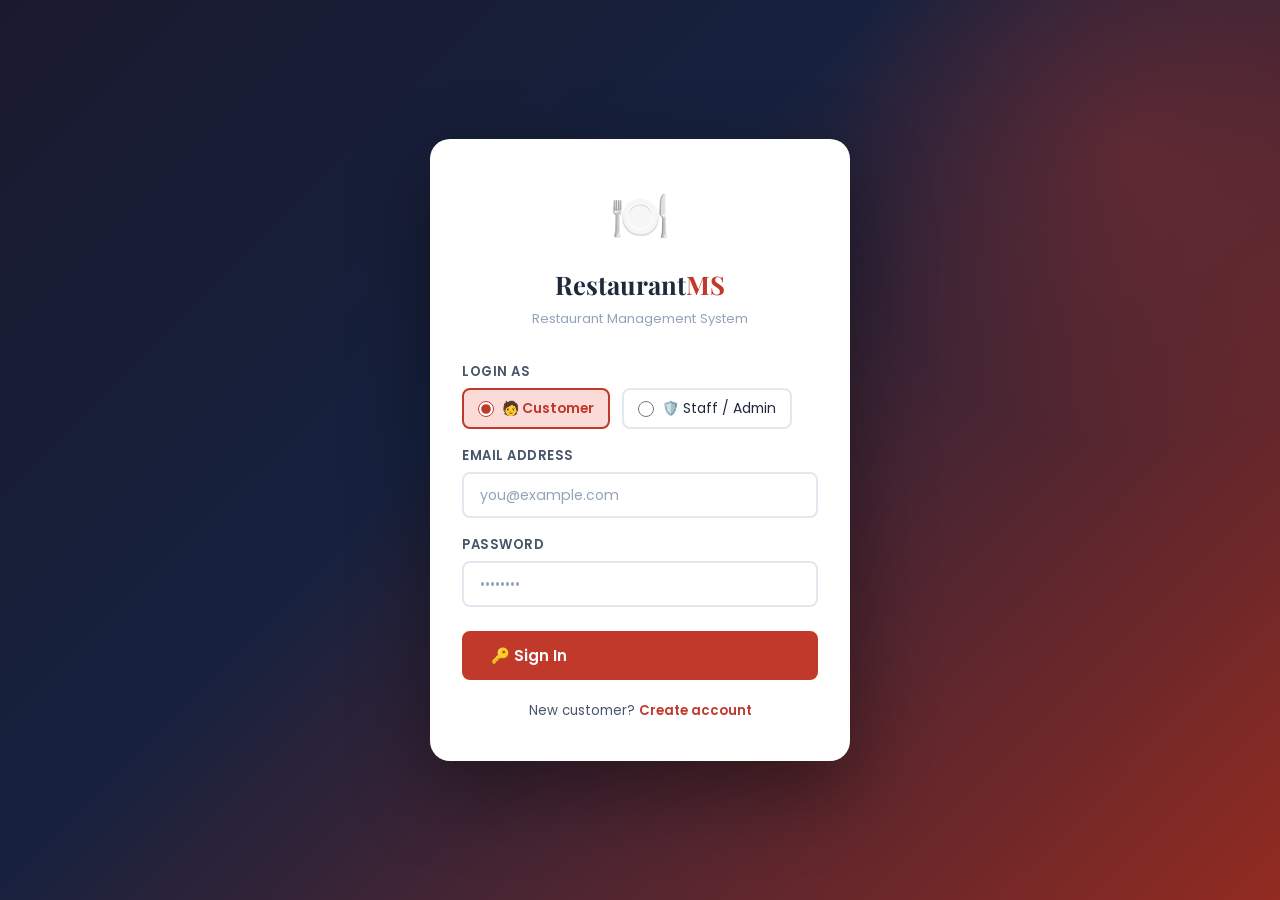
<file: frontend/pages/admin-staff.html>
<!DOCTYPE html>
<html lang="en">
<head>
  <meta charset="UTF-8"/><meta name="viewport" content="width=device-width,initial-scale=1"/>
  <title>Staff — RestaurantMS</title>
  <link rel="stylesheet" href="../css/style.css"/>
</head>
<body>
<div id="toast-container" class="toast-container"></div>

<nav class="navbar">
  <div class="navbar-brand">🍽️ Restaurant<span>MS</span></div>
  <div class="navbar-links">
    <a href="admin-dashboard.html">🏠 Dashboard</a>
    <a href="admin-tables.html">🪑 Tables</a>
    <a href="admin-menu.html">🍴 Menu</a>
    <a href="admin-orders.html">📦 Orders</a>
    <a href="admin-staff.html" class="active">👤 Staff</a>
    <a href="admin-inventory.html">📦 Inventory</a>
    <a href="admin-reports.html">📊 Reports</a>
  </div>
  <div class="navbar-right">
    <div class="navbar-user"><div class="avatar" id="nav-avatar">A</div><span id="nav-user-name">Admin</span></div>
    <button class="btn btn-danger btn-sm" data-logout>Logout</button>
  </div>
</nav>

<div class="page-wrapper">
  <div class="flex-between mb-3">
    <div>
      <h1 class="page-title">👤 Staff Management</h1>
      <p class="page-subtitle">Manage employee accounts & roles</p>
    </div>
    <button class="btn btn-primary" onclick="openAddModal()">+ Add Staff</button>
  </div>

  <div class="card">
    <div class="table-wrapper">
      <table>
        <thead>
          <tr><th>Name</th><th>Email</th><th>Phone</th><th>Role</th><th>Status</th><th>Actions</th></tr>
        </thead>
        <tbody id="staff-body">
          <tr><td colspan="6" style="text-align:center;padding:2rem;color:#94a3b8">Loading...</td></tr>
        </tbody>
      </table>
    </div>
  </div>
</div>

<!-- Add Staff Modal -->
<div class="modal-overlay" id="staff-modal">
  <div class="modal">
    <div class="modal-header">
      <span class="modal-title">Add New Staff</span>
      <button class="modal-close" data-close-modal="staff-modal">✕</button>
    </div>
    <div class="modal-body">
      <form id="staff-form" class="flex-col gap-2">
        <div class="form-group">
          <label class="form-label">Full Name</label>
          <input class="form-control" type="text" id="f-name" placeholder="e.g. Ali Raza" required />
        </div>
        <div class="form-group">
          <label class="form-label">Email Address</label>
          <input class="form-control" type="email" id="f-email" placeholder="staff@restaurant.com" required />
        </div>
        <div class="form-group">
          <label class="form-label">Phone</label>
          <input class="form-control" type="text" id="f-phone" placeholder="03XXXXXXXXX" required />
        </div>
        <div class="form-group">
          <label class="form-label">Password</label>
          <input class="form-control" type="password" id="f-password" placeholder="Min. 6 characters" required />
        </div>
        <div class="form-group">
          <label class="form-label">Role</label>
          <select class="form-control" id="f-role" required>
            <option value="1">Manager</option>
            <option value="2">Waiter</option>
            <option value="3">Chef</option>
            <option value="4">Cashier</option>
          </select>
          <small class="text-muted text-xs">⚠️ Make sure these Role IDs match the Role table seeded in your database.</small>
        </div>
      </form>
    </div>
    <div class="modal-footer">
      <button class="btn btn-secondary" data-close-modal="staff-modal">Cancel</button>
      <button class="btn btn-primary" id="save-btn" onclick="saveStaff()">Add Staff</button>
    </div>
  </div>
</div>

<script src="../js/utils.js"></script>
<script>
  requireAuth()

  async function loadStaff() {
    try {
      const data = await api.get('/staff')
      document.getElementById('staff-body').innerHTML = data.length
        ? data.map(s => `
          <tr>
            <td><strong>${s.fullName}</strong></td>
            <td>${s.email}</td>
            <td>${s.phone}</td>
            <td>${s.roleName}</td>
            <td><span class="badge ${s.isActive ? 'badge-available' : 'badge-cancelled'}">${s.isActive ? 'Active' : 'Inactive'}</span></td>
            <td>
              <div class="table-actions">
                ${s.isActive ? `<button class="btn btn-danger btn-sm" onclick="deactivateStaff(${s.staffID})">🚫 Deactivate</button>` : '—'}
              </div>
            </td>
          </tr>`).join('')
        : `<tr><td colspan="6">${emptyState('👤', 'No staff members found')}</td></tr>`
    } catch { toast('Failed to load staff.', 'error') }
  }

  function openAddModal() {
    document.getElementById('staff-form').reset()
    openModal('staff-modal')
  }

  async function saveStaff() {
    const btn = document.getElementById('save-btn')
    const body = {
      fullName: document.getElementById('f-name').value,
      email:    document.getElementById('f-email').value,
      phone:    document.getElementById('f-phone').value,
      password: document.getElementById('f-password').value,
      roleID:   parseInt(document.getElementById('f-role').value)
    }
    if (!body.fullName || !body.email || !body.phone || !body.password) return toast('Fill all fields.', 'warning')
    if (body.password.length < 6) return toast('Password must be at least 6 characters.', 'warning')

    setLoading(btn, true)
    try {
      await api.post('/staff', body)
      toast('Staff member added!')
      closeModal('staff-modal')
      loadStaff()
    } catch (err) {
      toast(err?.message || 'Error adding staff.', 'error')
    } finally { setLoading(btn, false) }
  }

  async function deactivateStaff(id) {
    if (!confirmAction('Deactivate this staff member?')) return
    try { await api.delete(`/staff/${id}`); toast('Staff deactivated.'); loadStaff() }
    catch { toast('Failed to deactivate staff.', 'error') }
  }

  loadStaff()
</script>
</body>
</html>
</file>
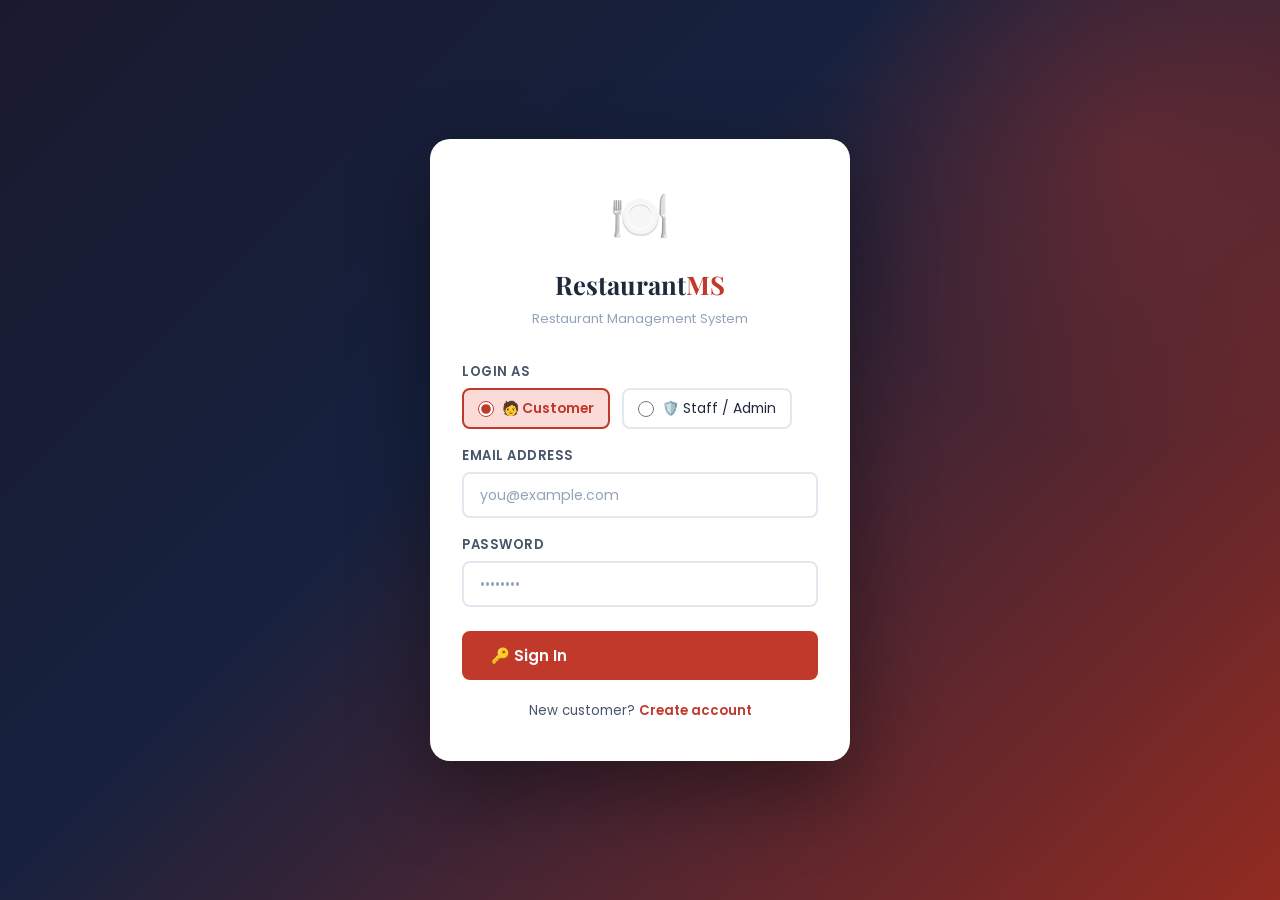
<file: frontend/pages/admin-tables.html>
<!DOCTYPE html>
<html lang="en">
<head>
  <meta charset="UTF-8"/><meta name="viewport" content="width=device-width,initial-scale=1"/>
  <title>Tables — RestaurantMS</title>
  <link rel="stylesheet" href="../css/style.css"/>
</head>
<body>
<div id="toast-container" class="toast-container"></div>

<nav class="navbar">
  <div class="navbar-brand">🍽️ Restaurant<span>MS</span></div>
  <div class="navbar-links">
    <a href="admin-dashboard.html">🏠 Dashboard</a>
    <a href="admin-tables.html" class="active">🪑 Tables</a>
    <a href="admin-menu.html">🍴 Menu</a>
    <a href="admin-orders.html">📦 Orders</a>
    <a href="admin-staff.html">👤 Staff</a>
    <a href="admin-inventory.html">📦 Inventory</a>
    <a href="admin-reports.html">📊 Reports</a>
  </div>
  <div class="navbar-right">
    <div class="navbar-user"><div class="avatar" id="nav-avatar">A</div><span id="nav-user-name">Admin</span></div>
    <button class="btn btn-danger btn-sm" data-logout>Logout</button>
  </div>
</nav>

<div class="page-wrapper">
  <div class="flex-between mb-3">
    <div>
      <h1 class="page-title">🪑 Tables Management</h1>
      <p class="page-subtitle">Manage restaurant seating</p>
    </div>
    <button class="btn btn-primary" onclick="openModal('table-modal')">+ Add Table</button>
  </div>

  <!-- Stats row -->
  <div class="grid-3 mb-3" id="table-stats">
    <div class="stat-card green"><div class="stat-icon">✅</div><div class="stat-info"><div class="stat-label">Available</div><div class="stat-value" id="cnt-available">—</div></div></div>
    <div class="stat-card amber"><div class="stat-icon">📅</div><div class="stat-info"><div class="stat-label">Reserved</div><div class="stat-value" id="cnt-reserved">—</div></div></div>
    <div class="stat-card red"><div class="stat-icon">🍽️</div><div class="stat-info"><div class="stat-label">Occupied</div><div class="stat-value" id="cnt-occupied">—</div></div></div>
  </div>

  <div class="card">
    <div class="table-wrapper">
      <table>
        <thead>
          <tr><th>Table No.</th><th>Capacity</th><th>Status</th><th>Actions</th></tr>
        </thead>
        <tbody id="tables-body">
          <tr><td colspan="4" style="text-align:center;padding:2rem;color:#94a3b8">Loading...</td></tr>
        </tbody>
      </table>
    </div>
  </div>
</div>

<!-- Add/Edit Modal (same form for both) -->
<div class="modal-overlay" id="table-modal">
  <div class="modal">
    <div class="modal-header">
      <span class="modal-title" id="modal-title">Add Table</span>
      <button class="modal-close" data-close-modal="table-modal">✕</button>
    </div>
    <div class="modal-body">
      <form id="table-form" class="flex-col gap-2">
        <input type="hidden" id="edit-id" />
        <div class="form-group">
          <label class="form-label">Table Number</label>
          <input class="form-control" type="text" id="f-number" placeholder="e.g. T5" required />
        </div>
        <div class="form-group">
          <label class="form-label">Capacity (Seats)</label>
          <input class="form-control" type="number" id="f-capacity" placeholder="e.g. 4" min="1" required />
        </div>
      </form>
    </div>
    <div class="modal-footer">
      <button class="btn btn-secondary" data-close-modal="table-modal">Cancel</button>
      <button class="btn btn-primary" id="save-btn" onclick="saveTable()">Save Table</button>
    </div>
  </div>
</div>

<script src="../js/utils.js"></script>
<script>
  requireAuth()

  async function loadTables() {
    try {
      const data = await api.get('/tables')
      document.getElementById('cnt-available').textContent = data.filter(t => t.status === 'Available').length
      document.getElementById('cnt-reserved').textContent  = data.filter(t => t.status === 'Reserved').length
      document.getElementById('cnt-occupied').textContent  = data.filter(t => t.status === 'Occupied').length

      document.getElementById('tables-body').innerHTML = data.length
        ? data.map(t => `
          <tr>
            <td><strong>${t.tableNumber}</strong></td>
            <td>${t.capacity} seats</td>
            <td>${statusBadge(t.status)}</td>
            <td>
              <div class="table-actions">
                <button class="btn btn-accent btn-sm" onclick='editTable(${JSON.stringify(t)})'>✏️ Edit</button>
                <button class="btn btn-danger btn-sm" onclick="deleteTable(${t.tableID})">🗑️ Delete</button>
              </div>
            </td>
          </tr>`).join('')
        : `<tr><td colspan="4">${emptyState('🪑', 'No tables found')}</td></tr>`
    } catch { toast('Failed to load tables.', 'error') }
  }

  function editTable(t) {
    document.getElementById('modal-title').textContent = 'Edit Table'
    document.getElementById('edit-id').value    = t.tableID
    document.getElementById('f-number').value   = t.tableNumber
    document.getElementById('f-capacity').value = t.capacity
    openModal('table-modal')
  }

  function openAddModal() {
    document.getElementById('modal-title').textContent = 'Add New Table'
    document.getElementById('edit-id').value    = ''
    document.getElementById('f-number').value   = ''
    document.getElementById('f-capacity').value = ''
    openModal('table-modal')
  }

  async function saveTable() {
    const id  = document.getElementById('edit-id').value
    const btn = document.getElementById('save-btn')
    const body = {
      tableNumber: document.getElementById('f-number').value,
      capacity:    parseInt(document.getElementById('f-capacity').value)
    }
    if (!body.tableNumber || !body.capacity) return toast('Fill all fields.', 'warning')

    setLoading(btn, true)
    try {
      id ? await api.put(`/tables/${id}`, body) : await api.post('/tables', body)
      toast(id ? 'Table updated!' : 'Table added!')
      closeModal('table-modal')
      loadTables()
    } catch (err) {
      toast(err?.message || 'Error saving table.', 'error')
    } finally { setLoading(btn, false) }
  }

  async function deleteTable(id) {
    if (!confirmAction('Delete this table?')) return
    try { await api.delete(`/tables/${id}`); toast('Table deleted!'); loadTables() }
    catch { toast('Cannot delete (may have active reservations).', 'error') }
  }

  // Fix the add button to open the correct modal state
  document.querySelector('[onclick="openModal(\'table-modal\')"]')
    ?.setAttribute('onclick', 'openAddModal()')

  loadTables()
</script>
</body>
</html>
</file>
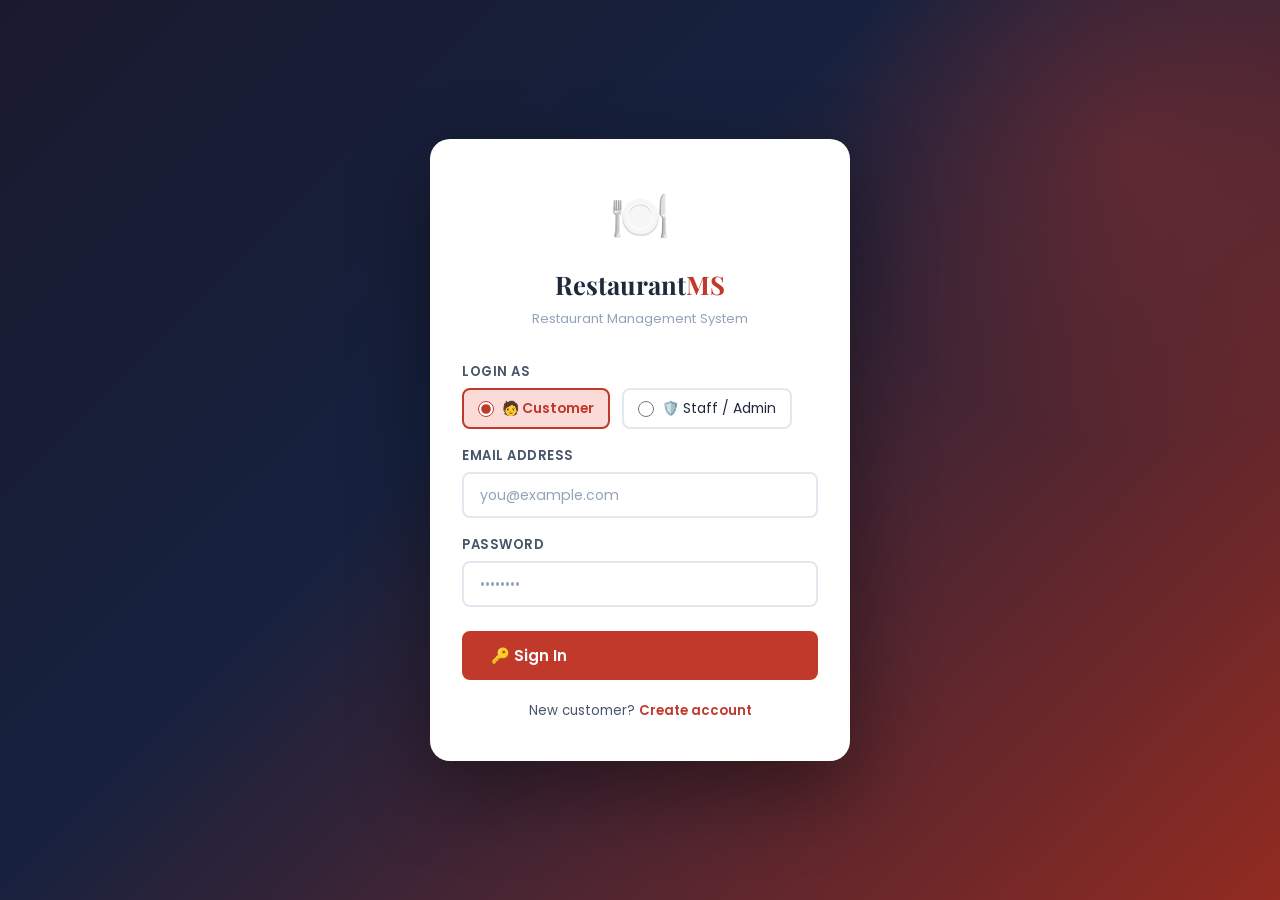
<file: frontend/pages/customer-dashboard.html>
<!DOCTYPE html>
<html lang="en">
<head>
  <meta charset="UTF-8" /><meta name="viewport" content="width=device-width,initial-scale=1"/>
  <title>Dashboard — RestaurantMS</title>
  <link rel="stylesheet" href="../css/style.css" />
</head>
<body>

<div id="toast-container" class="toast-container"></div>

<!-- NAVBAR (File Menu) -->
<nav class="navbar">
  <div class="navbar-brand">🍽️ Restaurant<span>MS</span></div>
  <div class="navbar-links">
    <a href="customer-dashboard.html" class="active">🏠 Dashboard</a>
    <a href="reservation.html">📅 Reservations</a>
    <a href="menu.html">🍴 Menu</a>
    <a href="order.html">🛒 Order</a>
    <a href="feedback.html">⭐ Feedback</a>
  </div>
  <div class="navbar-right">
    <div class="navbar-user">
      <div class="avatar" id="nav-avatar">U</div>
      <span id="nav-user-name">User</span>
    </div>
    <button class="btn btn-danger btn-sm" data-logout>Logout</button>
  </div>
</nav>

<!-- PAGE CONTENT -->
<div class="page-wrapper">
  <div class="page-header">
    <h1 class="page-title" id="welcome-msg">Welcome back! 👋</h1>
    <p class="page-subtitle">Here's an overview of your activity</p>
  </div>

  <!-- Stat Cards -->
  <div class="grid-4 mb-3" id="stat-cards">
    <div class="stat-card red">
      <div class="stat-icon">📅</div>
      <div class="stat-info">
        <div class="stat-label">My Reservations</div>
        <div class="stat-value" id="stat-res">—</div>
      </div>
    </div>
    <div class="stat-card dark">
      <div class="stat-icon">🛒</div>
      <div class="stat-info">
        <div class="stat-label">My Orders</div>
        <div class="stat-value" id="stat-orders">—</div>
      </div>
    </div>
    <div class="stat-card amber">
      <div class="stat-icon">💳</div>
      <div class="stat-info">
        <div class="stat-label">Total Spent</div>
        <div class="stat-value" id="stat-spent">—</div>
      </div>
    </div>
    <div class="stat-card green">
      <div class="stat-icon">⭐</div>
      <div class="stat-info">
        <div class="stat-label">Reviews Given</div>
        <div class="stat-value" id="stat-reviews">—</div>
      </div>
    </div>
  </div>

  <div class="grid-2">
    <!-- Quick Actions -->
    <div class="card">
      <div class="card-title">⚡ Quick Actions</div>
      <div class="quick-actions">
        <a href="reservation.html" class="quick-action">
          <span class="quick-action-icon">📅</span>
          <span class="quick-action-label">Book Table</span>
        </a>
        <a href="menu.html" class="quick-action">
          <span class="quick-action-icon">🍴</span>
          <span class="quick-action-label">Browse Menu</span>
        </a>
        <a href="order.html" class="quick-action">
          <span class="quick-action-icon">🛒</span>
          <span class="quick-action-label">Place Order</span>
        </a>
        <a href="feedback.html" class="quick-action">
          <span class="quick-action-icon">⭐</span>
          <span class="quick-action-label">Give Feedback</span>
        </a>
      </div>
    </div>

    <!-- Recent Reservations -->
    <div class="card">
      <div class="card-title">📋 Recent Reservations</div>
      <div id="recent-res-body">
        <div class="empty-state">
          <div class="empty-state-icon">📅</div>
          <p class="empty-state-text">Loading...</p>
        </div>
      </div>
    </div>
  </div>

  <!-- Recent Orders -->
  <div class="card mt-2">
    <div class="card-title">📦 Recent Orders</div>
    <div class="table-wrapper">
      <table>
        <thead>
          <tr>
            <th>Order ID</th><th>Table</th><th>Date</th><th>Total</th><th>Status</th>
          </tr>
        </thead>
        <tbody id="orders-body">
          <tr><td colspan="5" style="text-align:center;padding:2rem;color:#94a3b8">Loading...</td></tr>
        </tbody>
      </table>
    </div>
  </div>
</div>

<script src="../js/utils.js"></script>
<script>
  const user = requireAuth()

  document.getElementById('welcome-msg').textContent = `Welcome back, ${user?.fullName || 'Guest'} 👋`

  async function loadDashboard() {
    try {
      const [reservations, orders, feedbacks] = await Promise.all([
        api.get('/reservations'),
        api.get('/orders'),
        api.get('/feedback')
      ])

      document.getElementById('stat-res').textContent     = reservations.length
      document.getElementById('stat-orders').textContent  = orders.length
      document.getElementById('stat-reviews').textContent = feedbacks.length

      const spent = orders.filter(o => o.status === 'Paid').reduce((s, o) => s + o.totalAmount, 0)
      document.getElementById('stat-spent').textContent = `Rs.${Math.round(spent)}`

      // Recent reservations
      const recentRes = reservations.slice(0, 3)
      document.getElementById('recent-res-body').innerHTML = recentRes.length
        ? recentRes.map(r => `
          <div class="flex-between mb-1" style="padding:.5rem 0;border-bottom:1px solid var(--gray-100)">
            <div>
              <div class="font-semibold text-sm">${r.tableNumber}</div>
              <div class="text-xs text-muted">${fmtDate(r.reservationDate)} at ${r.reservationTime}</div>
            </div>
            ${statusBadge(r.status)}
          </div>`).join('')
        : emptyState('📅', 'No reservations yet')

      // Recent orders
      document.getElementById('orders-body').innerHTML = orders.length
        ? orders.slice(0, 5).map(o => `
          <tr>
            <td>#${o.orderID}</td>
            <td>${o.tableNumber}</td>
            <td>${fmtDateTime(o.orderDate)}</td>
            <td>${fmtCurrency(o.totalAmount)}</td>
            <td>${statusBadge(o.status)}</td>
          </tr>`).join('')
        : `<tr><td colspan="5">${emptyState('📦', 'No orders yet')}</td></tr>`

    } catch { toast('Failed to load dashboard data.', 'error') }
  }

  loadDashboard()
</script>
</body>
</html>
</file>
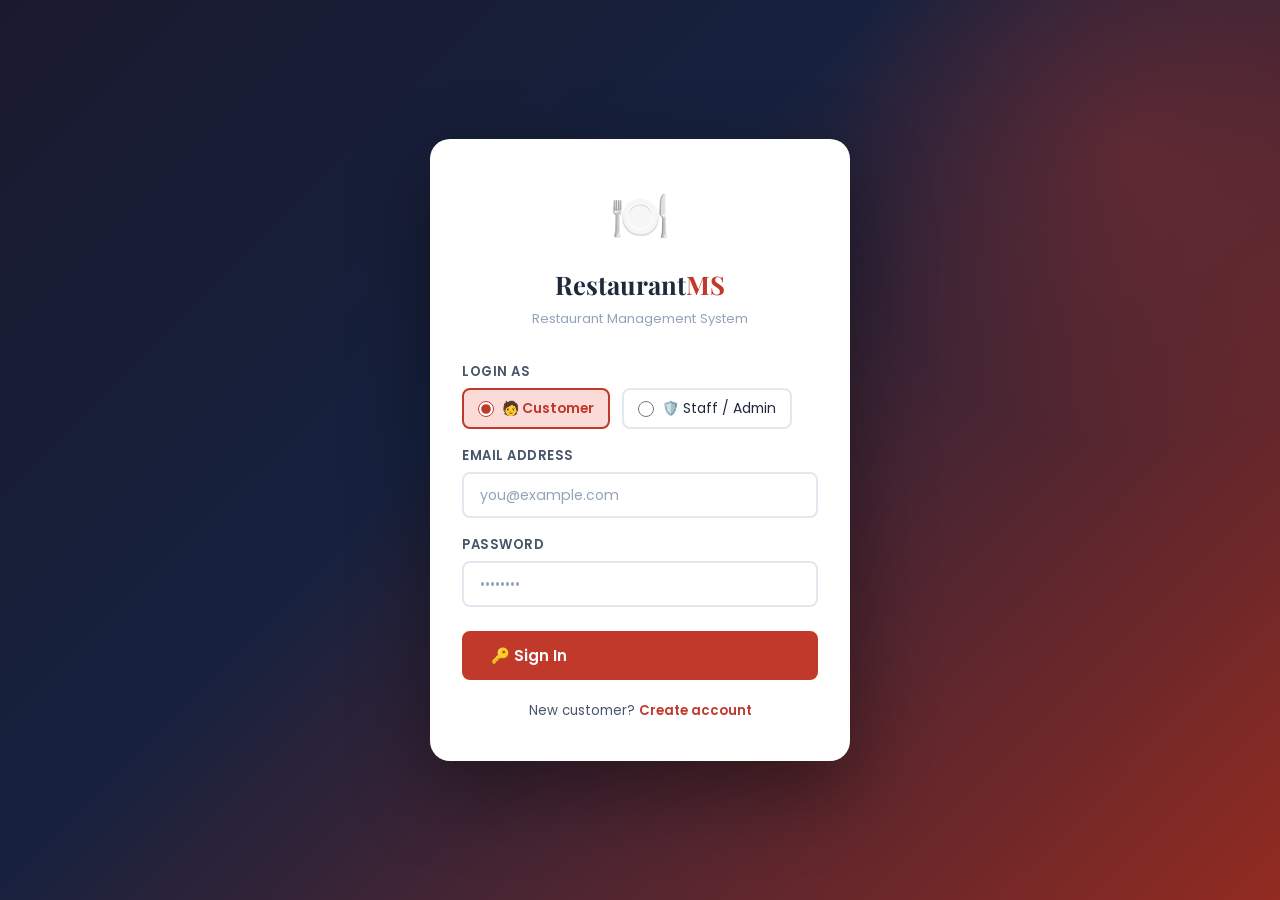
<file: frontend/pages/feedback.html>
<!-- =====================================================================
     feedback.html
     ===================================================================== -->
<!DOCTYPE html>
<html lang="en">
<head>
  <meta charset="UTF-8"/><meta name="viewport" content="width=device-width,initial-scale=1"/>
  <title>Feedback — RestaurantMS</title>
  <link rel="stylesheet" href="../css/style.css"/>
</head>
<body>
<div id="toast-container" class="toast-container"></div>
<nav class="navbar">
  <div class="navbar-brand">🍽️ Restaurant<span>MS</span></div>
  <div class="navbar-links">
    <a href="customer-dashboard.html">🏠 Dashboard</a>
    <a href="reservation.html">📅 Reservations</a>
    <a href="menu.html">🍴 Menu</a>
    <a href="order.html">🛒 Order</a>
    <a href="feedback.html" class="active">⭐ Feedback</a>
  </div>
  <div class="navbar-right">
    <div class="navbar-user"><div class="avatar" id="nav-avatar">U</div><span id="nav-user-name">User</span></div>
    <button class="btn btn-danger btn-sm" data-logout>Logout</button>
  </div>
</nav>

<div class="page-wrapper">
  <div class="page-header"><h1 class="page-title">⭐ Leave Feedback</h1><p class="page-subtitle">Help us serve you better</p></div>

  <div style="max-width:600px">
    <div class="card">
      <div class="card-title">📝 Share Your Experience</div>
      <form id="feedback-form" class="flex-col gap-2">

        <!-- Star Rating -->
        <div class="form-group">
          <label class="form-label">Overall Rating</label>
          <div class="star-rating" id="star-rating">
            <span class="star" data-val="1">★</span>
            <span class="star" data-val="2">★</span>
            <span class="star" data-val="3">★</span>
            <span class="star" data-val="4">★</span>
            <span class="star" data-val="5">★</span>
          </div>
          <input type="hidden" id="rating-value" value="0" />
        </div>

        <!-- Checkboxes for liked aspects -->
        <div class="form-group">
          <label class="form-label">What did you enjoy?</label>
          <div class="checkbox-group">
            <label class="checkbox-item"><input type="checkbox" value="food" onchange="toggleChk(this)"> 🍽️ Food Quality</label>
            <label class="checkbox-item"><input type="checkbox" value="service" onchange="toggleChk(this)"> 🤝 Service</label>
            <label class="checkbox-item"><input type="checkbox" value="ambience" onchange="toggleChk(this)"> ✨ Ambience</label>
            <label class="checkbox-item"><input type="checkbox" value="value" onchange="toggleChk(this)"> 💰 Value</label>
            <label class="checkbox-item"><input type="checkbox" value="cleanliness" onchange="toggleChk(this)"> 🧹 Cleanliness</label>
          </div>
        </div>

        <!-- Dropdown for visit type -->
        <div class="form-group">
          <label class="form-label">Visit Type</label>
          <select class="form-control" id="visit-type">
            <option value="">Select</option>
            <option value="Dine-in">Dine-in</option>
            <option value="Takeaway">Takeaway</option>
            <option value="Delivery">Delivery</option>
          </select>
        </div>

        <!-- Textarea -->
        <div class="form-group">
          <label class="form-label">Additional Comments</label>
          <textarea class="form-control" id="comments" rows="4" placeholder="Tell us more about your experience..."></textarea>
        </div>

        <button type="submit" class="btn btn-primary btn-lg" id="fb-btn">📤 Submit Feedback</button>
      </form>
    </div>

    <!-- Previous Feedbacks -->
    <div class="card mt-2">
      <div class="card-title">📋 Recent Feedback</div>
      <div class="table-wrapper">
        <table>
          <thead><tr><th>Customer</th><th>Rating</th><th>Comments</th><th>Date</th></tr></thead>
          <tbody id="feedback-body"></tbody>
        </table>
      </div>
    </div>
  </div>
</div>

<script src="../js/utils.js"></script>
<script>
  const user = requireAuth()
  let rating = 0

  function toggleChk(input) {
    input.closest('.checkbox-item').classList.toggle('selected', input.checked)
  }

  // Star rating click logic
  document.querySelectorAll('.star').forEach(star => {
    star.addEventListener('click', () => {
      rating = parseInt(star.dataset.val)
      document.getElementById('rating-value').value = rating
      document.querySelectorAll('.star').forEach(s => {
        s.classList.toggle('filled', parseInt(s.dataset.val) <= rating)
      })
    })
    star.addEventListener('mouseover', () => {
      const val = parseInt(star.dataset.val)
      document.querySelectorAll('.star').forEach(s => {
        s.style.color = parseInt(s.dataset.val) <= val ? 'var(--accent)' : 'var(--gray-200)'
      })
    })
    star.addEventListener('mouseout', () => {
      document.querySelectorAll('.star').forEach(s => {
        s.style.color = parseInt(s.dataset.val) <= rating ? 'var(--accent)' : 'var(--gray-200)'
      })
    })
  })

  document.getElementById('feedback-form').addEventListener('submit', async e => {
    e.preventDefault()
    if (!rating) return toast('Please select a star rating.', 'warning')
    const btn  = document.getElementById('fb-btn')
    const liked = [...document.querySelectorAll('.checkbox-item input:checked')].map(i => i.value)
    const visit = document.getElementById('visit-type').value
    const comments = document.getElementById('comments').value + (liked.length ? ` | Liked: ${liked.join(', ')}` : '') + (visit ? ` | Visit: ${visit}` : '')

    setLoading(btn, true)
    try {
      await api.post('/feedback', { customerID: user.customerID, rating, comments })
      toast('Thank you for your feedback! ⭐')
      document.getElementById('feedback-form').reset()
      document.querySelectorAll('.star').forEach(s => s.classList.remove('filled'))
      document.querySelectorAll('.checkbox-item').forEach(c => c.classList.remove('selected'))
      rating = 0
      loadFeedback()
    } catch { toast('Failed to submit feedback.', 'error') }
    finally { setLoading(btn, false) }
  })

  async function loadFeedback() {
    try {
      const data = await api.get('/feedback')
      const stars = n => '★'.repeat(n) + '☆'.repeat(5 - n)
      document.getElementById('feedback-body').innerHTML = data.length
        ? data.slice(0, 8).map(f => `
          <tr>
            <td>${f.customerName}</td>
            <td style="color:var(--accent);font-size:1rem">${stars(f.rating)}</td>
            <td style="max-width:200px;white-space:normal;font-size:.82rem">${f.comments || '—'}</td>
            <td>${fmtDate(f.submittedOn)}</td>
          </tr>`).join('')
        : `<tr><td colspan="4">${emptyState('⭐', 'No feedback yet')}</td></tr>`
    } catch {}
  }
  loadFeedback()
</script>
</body>
</html>
</file>
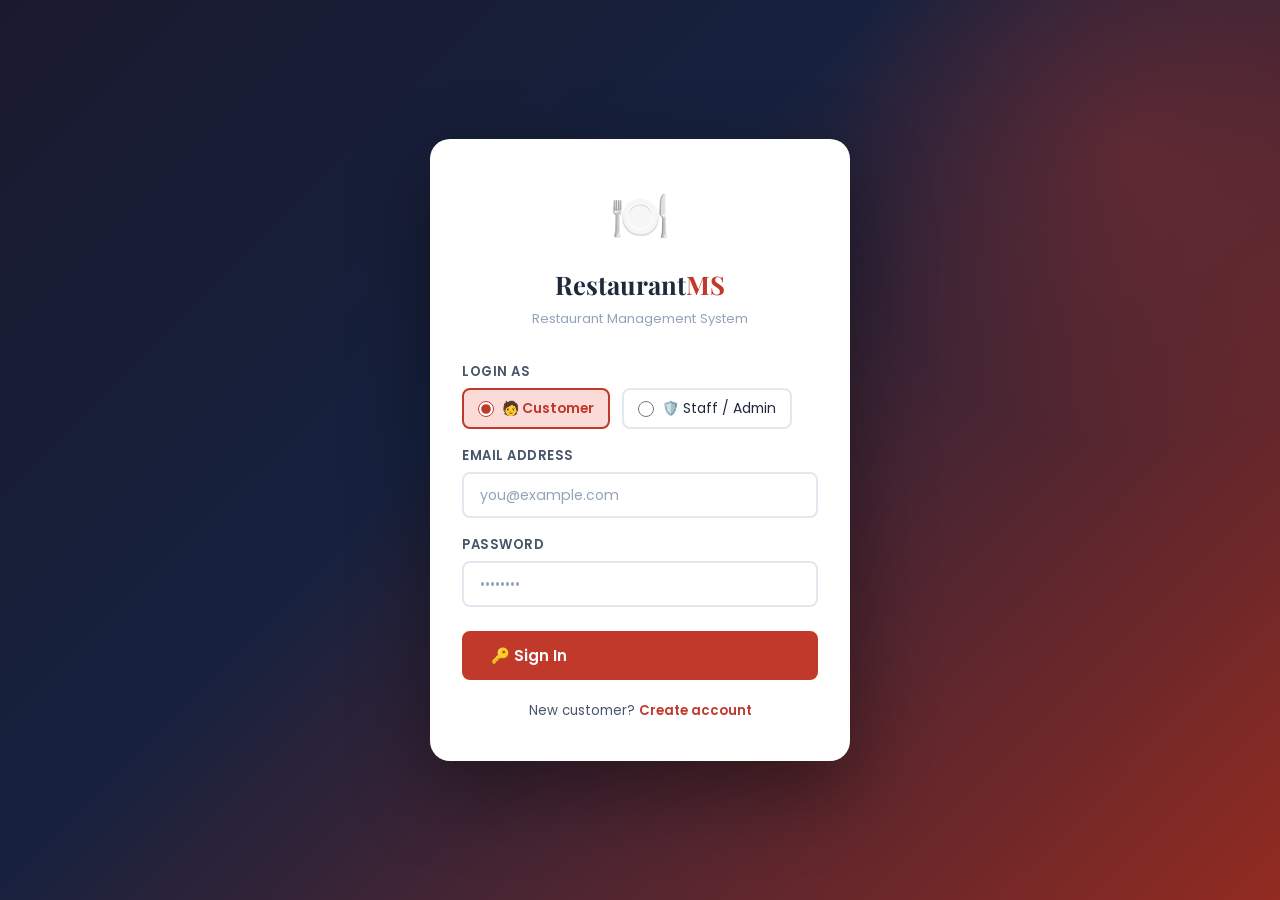
<file: frontend/pages/menu.html>
<!DOCTYPE html>
<html lang="en">
<head>
  <meta charset="UTF-8"/><meta name="viewport" content="width=device-width,initial-scale=1"/>
  <title>Menu — RestaurantMS</title>
  <link rel="stylesheet" href="../css/style.css"/>
</head>
<body>
<div id="toast-container" class="toast-container"></div>

<nav class="navbar">
  <div class="navbar-brand">🍽️ Restaurant<span>MS</span></div>
  <div class="navbar-links">
    <a href="customer-dashboard.html">🏠 Dashboard</a>
    <a href="reservation.html">📅 Reservations</a>
    <a href="menu.html" class="active">🍴 Menu</a>
    <a href="order.html">🛒 Order</a>
    <a href="feedback.html">⭐ Feedback</a>
  </div>
  <div class="navbar-right">
    <div class="navbar-user"><div class="avatar" id="nav-avatar">U</div><span id="nav-user-name">User</span></div>
    <button class="btn btn-danger btn-sm" data-logout>Logout</button>
  </div>
</nav>

<div class="page-wrapper">
  <div class="flex-between mb-3">
    <div>
      <h1 class="page-title">🍴 Our Menu</h1>
      <p class="page-subtitle">Explore our delicious dishes</p>
    </div>
    <a href="order.html" class="btn btn-primary">🛒 Place an Order</a>
  </div>

  <!-- Category filter tabs -->
  <div class="filter-tabs mb-2" id="cat-tabs"></div>

  <div class="menu-grid" id="menu-grid">
    <div style="text-align:center;padding:2rem;color:#94a3b8">Loading menu...</div>
  </div>
</div>

<script src="../js/utils.js"></script>
<script>
  requireAuth()

  let menuItems = []

  async function init() {
    try {
      menuItems = await api.get('/menu')
      menuItems = menuItems.filter(m => m.isAvailable)

      const cats = ['All', ...new Set(menuItems.map(m => m.categoryName))]
      document.getElementById('cat-tabs').innerHTML = cats.map((c, i) =>
        `<div class="filter-tab ${i===0?'active':''}" onclick="filterMenu('${c}', this)">${c}</div>`
      ).join('')

      renderMenu(menuItems)
    } catch { toast('Failed to load menu.', 'error') }
  }

  function filterMenu(cat, tab) {
    document.querySelectorAll('.filter-tab').forEach(t => t.classList.remove('active'))
    tab.classList.add('active')
    renderMenu(cat === 'All' ? menuItems : menuItems.filter(m => m.categoryName === cat))
  }

  function renderMenu(items) {
    document.getElementById('menu-grid').innerHTML = items.length
      ? items.map(item => `
        <div class="menu-card">
          <div class="menu-card-name">${item.itemName}</div>
          <div class="menu-card-cat">${item.categoryName}</div>
          ${item.description ? `<p class="text-xs text-muted" style="margin:.35rem 0;white-space:normal">${item.description}</p>` : ''}
          <div class="menu-card-price">Rs. ${item.price}</div>
        </div>`).join('')
      : emptyState('🍽️', 'No items available right now')
  }

  init()
</script>
</body>
</html>
</file>
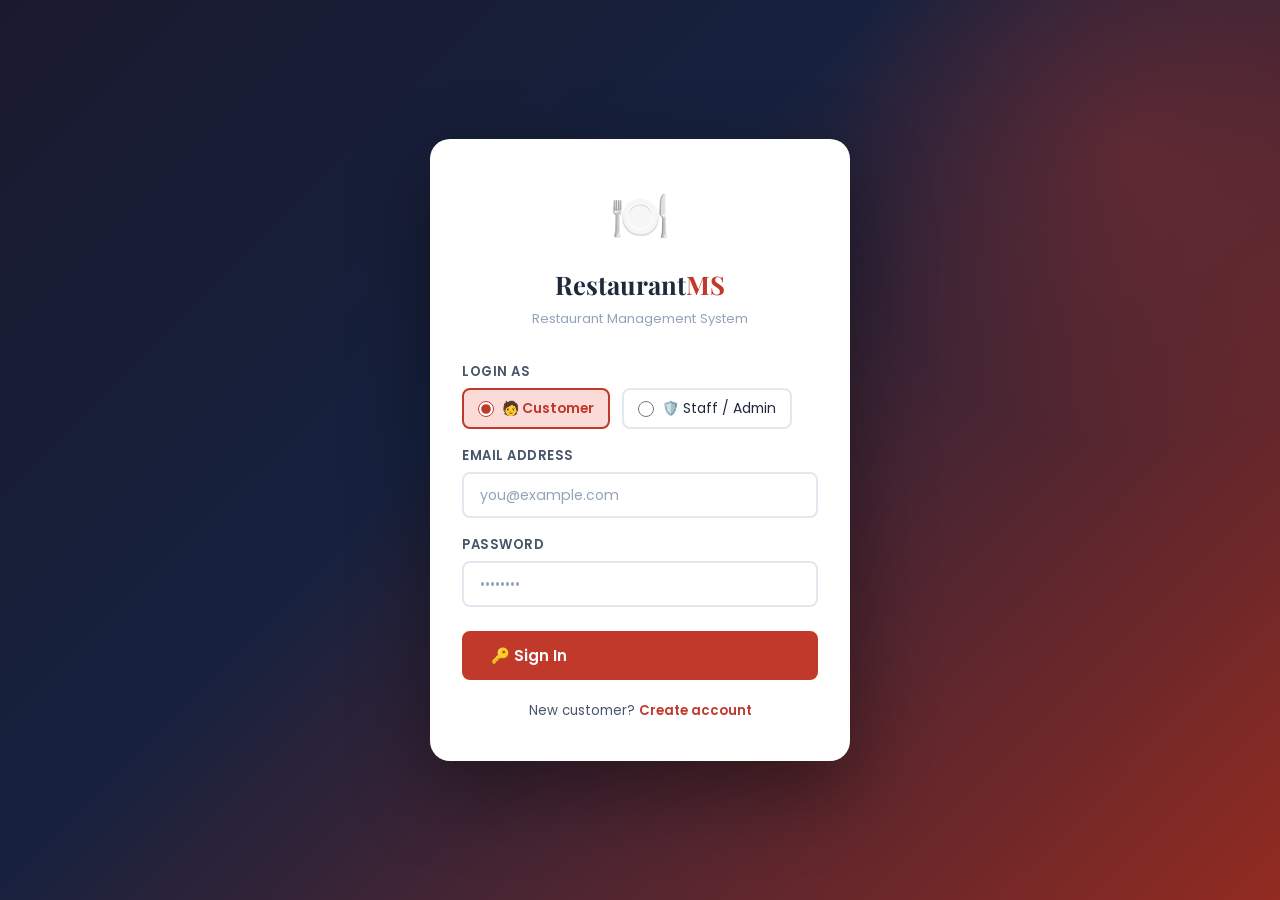
<file: frontend/pages/order.html>
<!DOCTYPE html>
<html lang="en">
<head>
  <meta charset="UTF-8" /><meta name="viewport" content="width=device-width,initial-scale=1"/>
  <title>Place Order — RestaurantMS</title>
  <link rel="stylesheet" href="../css/style.css" />
</head>
<body>
<div id="toast-container" class="toast-container"></div>

<nav class="navbar">
  <div class="navbar-brand">🍽️ Restaurant<span>MS</span></div>
  <div class="navbar-links">
    <a href="customer-dashboard.html">🏠 Dashboard</a>
    <a href="reservation.html">📅 Reservations</a>
    <a href="menu.html">🍴 Menu</a>
    <a href="order.html" class="active">🛒 Order</a>
    <a href="feedback.html">⭐ Feedback</a>
  </div>
  <div class="navbar-right">
    <div class="navbar-user">
      <div class="avatar" id="nav-avatar">U</div>
      <span id="nav-user-name">User</span>
    </div>
    <button class="btn btn-danger btn-sm" data-logout>Logout</button>
  </div>
</nav>

<div class="page-wrapper">
  <div class="page-header">
    <h1 class="page-title">🛒 Place an Order</h1>
    <p class="page-subtitle">Select items and choose your table</p>
  </div>

  <div class="panel-layout">

    <!-- ── PANEL 1: Menu ── -->
    <div class="card">
      <div class="flex-between mb-2">
        <div class="card-title" style="margin-bottom:0">🍴 Menu</div>
        <!-- Category filter tabs -->
        <div class="filter-tabs" id="cat-tabs" style="margin-bottom:0"></div>
      </div>
      <div class="menu-grid panel-scroll" id="menu-grid">
        <div style="text-align:center;padding:2rem;color:#94a3b8">Loading menu...</div>
      </div>
    </div>

    <!-- Right side panels -->
    <div class="flex-col gap-2">

      <!-- ── PANEL 2: Cart ── -->
      <div class="card">
        <div class="card-title">🛒 Your Cart</div>

        <!-- Table dropdown -->
        <div class="form-group mb-2">
          <label class="form-label">Select Table</label>
          <select class="form-control" id="table-select">
            <option value="">-- Choose a table --</option>
          </select>
        </div>

        <div class="panel-scroll" style="max-height:300px" id="cart-items">
          <div class="empty-state">
            <div class="empty-state-icon">🛒</div>
            <p class="empty-state-text">Cart is empty</p>
          </div>
        </div>

        <hr class="divider" />
        <div class="flex-between" style="margin-bottom:1rem">
          <span class="font-bold">Total</span>
          <span class="font-bold text-primary" id="cart-total" style="font-size:1.1rem">Rs. 0.00</span>
        </div>
        <button class="btn btn-primary w-full" id="place-order-btn">✅ Place Order</button>
      </div>

      <!-- ── PANEL 3: Payment (shown after order placed) ── -->
      <div class="card" id="payment-panel" style="display:none">
        <div class="card-title">💳 Payment</div>
        <div id="order-summary" style="background:var(--gray-50);border-radius:var(--radius-sm);padding:.75rem;margin-bottom:1rem;font-size:.88rem"></div>

        <!-- Radio buttons for payment method -->
        <div class="form-group mb-2">
          <label class="form-label">Payment Method</label>
          <div class="radio-group" id="payment-method-group">
            <label class="radio-item selected">
              <input type="radio" name="paymethod" value="Cash" checked onchange="selectPayMethod(this)"> 💵 Cash
            </label>
            <label class="radio-item">
              <input type="radio" name="paymethod" value="Card" onchange="selectPayMethod(this)"> 💳 Card
            </label>
            <label class="radio-item">
              <input type="radio" name="paymethod" value="Online" onchange="selectPayMethod(this)"> 📱 Online
            </label>
          </div>
        </div>

        <button class="btn btn-success w-full" id="pay-btn">💰 Pay Now</button>
      </div>

    </div>
  </div>
</div>

<script src="../js/utils.js"></script>
<script>
  const user = requireAuth()

  let cart    = []
  let menuItems = []
  let currentOrder = null

  function selectPayMethod(input) {
    document.querySelectorAll('#payment-method-group .radio-item').forEach(i => i.classList.remove('selected'))
    input.closest('.radio-item').classList.add('selected')
  }

  async function init() {
    const [menu, tables] = await Promise.all([api.get('/menu'), api.get('/tables')])
    menuItems = menu

    // Populate table dropdown
    const sel = document.getElementById('table-select')
    tables.filter(t => t.status === 'Available').forEach(t => {
      sel.innerHTML += `<option value="${t.tableID}">${t.tableNumber} — Capacity ${t.capacity}</option>`
    })

    // Category filter tabs
    const cats = ['All', ...new Set(menu.map(m => m.categoryName))]
    document.getElementById('cat-tabs').innerHTML = cats.map((c, i) =>
      `<div class="filter-tab ${i===0?'active':''}" onclick="filterMenu('${c}', this)">${c}</div>`
    ).join('')

    renderMenu(menu)
  }

  function filterMenu(cat, tab) {
    document.querySelectorAll('.filter-tab').forEach(t => t.classList.remove('active'))
    tab.classList.add('active')
    renderMenu(cat === 'All' ? menuItems : menuItems.filter(m => m.categoryName === cat))
  }

  function renderMenu(items) {
    document.getElementById('menu-grid').innerHTML = items.length
      ? items.map(item => `
        <div class="menu-card" onclick="addToCart(${item.menuItemID})">
          <div class="menu-card-name">${item.itemName}</div>
          <div class="menu-card-cat">${item.categoryName}</div>
          <div class="menu-card-price">Rs. ${item.price}</div>
          <button class="menu-card-add" onclick="event.stopPropagation();addToCart(${item.menuItemID})">+</button>
        </div>`).join('')
      : emptyState('🍽️', 'No items found')
  }

  function addToCart(id) {
    const item  = menuItems.find(m => m.menuItemID === id)
    const exist = cart.find(c => c.menuItemID === id)
    if (exist) exist.quantity++
    else cart.push({ ...item, quantity: 1 })
    renderCart()
    toast(`${item.itemName} added to cart`, 'info')
  }

  function changeQty(id, delta) {
    const item = cart.find(c => c.menuItemID === id)
    if (!item) return
    item.quantity += delta
    if (item.quantity <= 0) cart = cart.filter(c => c.menuItemID !== id)
    renderCart()
  }

  function renderCart() {
    const total = cart.reduce((s, c) => s + c.price * c.quantity, 0)
    document.getElementById('cart-total').textContent = fmtCurrency(total)

    document.getElementById('cart-items').innerHTML = cart.length
      ? cart.map(c => `
        <div class="cart-item">
          <div class="cart-item-name">${c.itemName}</div>
          <div class="qty-control">
            <button class="qty-btn" onclick="changeQty(${c.menuItemID}, -1)">−</button>
            <span class="qty-num">${c.quantity}</span>
            <button class="qty-btn" onclick="changeQty(${c.menuItemID}, +1)">+</button>
          </div>
          <div class="cart-item-price">${fmtCurrency(c.price * c.quantity)}</div>
        </div>`).join('')
      : `<div class="empty-state"><div class="empty-state-icon">🛒</div><p class="empty-state-text">Cart is empty</p></div>`
  }

  document.getElementById('place-order-btn').addEventListener('click', async () => {
    if (!cart.length) return toast('Add items to cart first.', 'warning')
    const tableID = document.getElementById('table-select').value
    if (!tableID) return toast('Select a table first.', 'warning')

    const btn = document.getElementById('place-order-btn')
    setLoading(btn, true)
    try {
      const order = await api.post('/orders', {
        customerID: user.customerID,
        tableID:    parseInt(tableID),
        items: cart.map(c => ({ menuItemID: c.menuItemID, quantity: c.quantity }))
      })
      currentOrder = order
      cart = []
      renderCart()
      toast(`Order #${order.orderID} placed successfully! 🎉`)

      document.getElementById('order-summary').innerHTML = `
        <strong>Order #${order.orderID}</strong><br>
        Total: <span style="color:var(--primary);font-weight:700">${fmtCurrency(order.totalAmount)}</span>`
      document.getElementById('payment-panel').style.display = 'block'
    } catch (err) {
      toast(err?.message || 'Failed to place order.', 'error')
    } finally { setLoading(btn, false) }
  })

  document.getElementById('pay-btn').addEventListener('click', async () => {
    if (!currentOrder) return
    const method = document.querySelector('input[name="paymethod"]:checked').value
    const btn = document.getElementById('pay-btn')
    setLoading(btn, true)
    try {
      await api.post('/payments', {
        orderID:       currentOrder.orderID,
        amount:        currentOrder.totalAmount,
        paymentMethod: method
      })
      toast('Payment successful! Thank you 🎉')
      document.getElementById('payment-panel').style.display = 'none'
      currentOrder = null
    } catch (err) {
      toast(err?.message || 'Payment failed.', 'error')
    } finally { setLoading(btn, false) }
  })

  init()
</script>
</body>
</html>
</file>
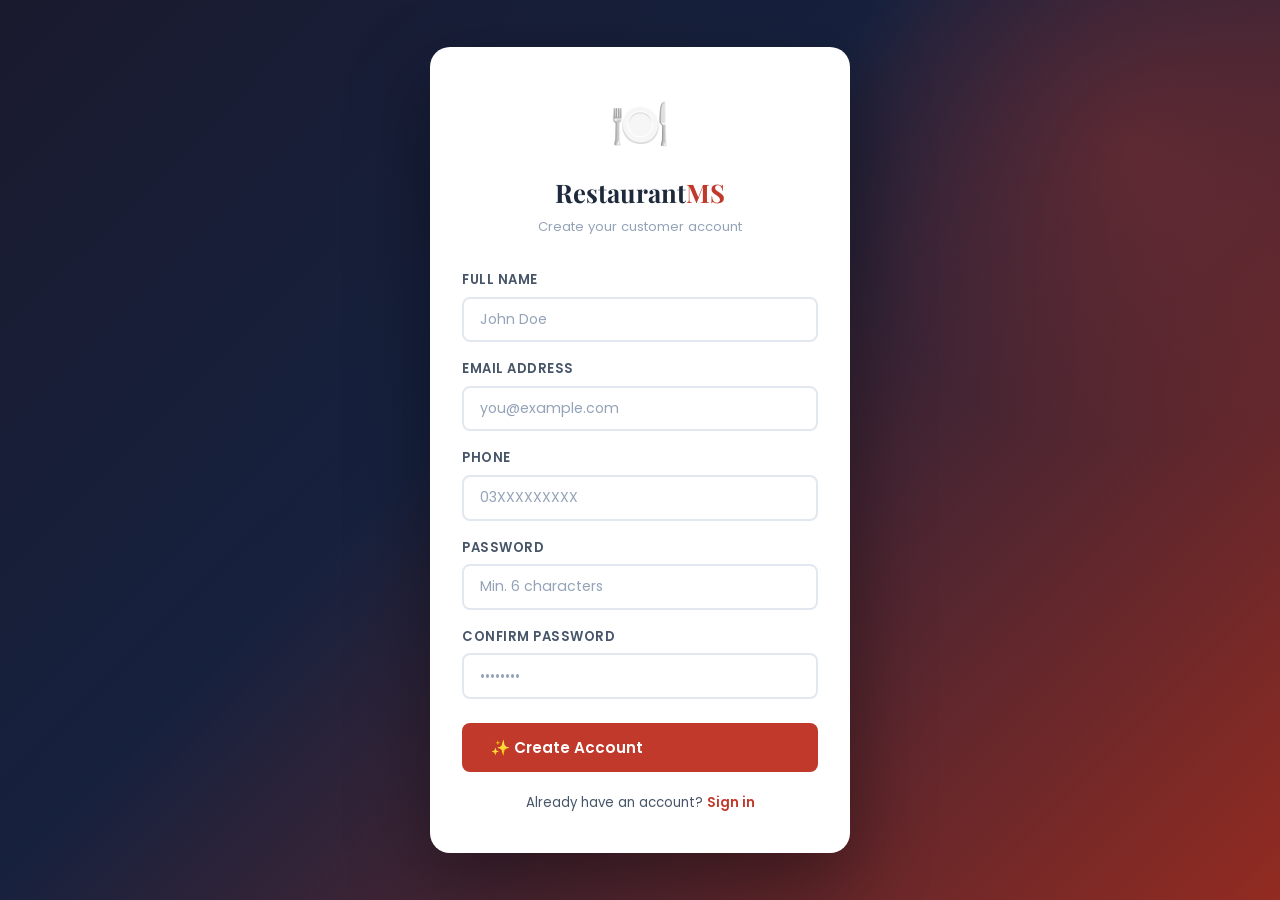
<file: frontend/pages/register.html>
<!DOCTYPE html>
<html lang="en">
<head>
  <meta charset="UTF-8" />
  <meta name="viewport" content="width=device-width, initial-scale=1.0" />
  <title>Create Account — RestaurantMS</title>
  <link rel="stylesheet" href="../css/style.css" />
</head>
<body>

<div id="toast-container" class="toast-container"></div>

<div class="auth-page">
  <div class="auth-card">

    <!-- Logo -->
    <div class="auth-logo">
      <span class="auth-logo-icon">🍽️</span>
      <h1>Restaurant<span>MS</span></h1>
      <p>Create your customer account</p>
    </div>

    <!-- Register Form -->
    <form class="auth-form" id="register-form">
      <div class="form-group">
        <label class="form-label" for="fullname">Full Name</label>
        <input class="form-control" type="text" id="fullname" placeholder="John Doe" required />
      </div>

      <div class="form-group">
        <label class="form-label" for="email">Email Address</label>
        <input class="form-control" type="email" id="email" placeholder="you@example.com" required />
      </div>

      <div class="form-group">
        <label class="form-label" for="phone">Phone</label>
        <input class="form-control" type="text" id="phone" placeholder="03XXXXXXXXX" required />
      </div>

      <div class="form-group">
        <label class="form-label" for="password">Password</label>
        <input class="form-control" type="password" id="password" placeholder="Min. 6 characters" required />
      </div>

      <div class="form-group">
        <label class="form-label" for="confirm-password">Confirm Password</label>
        <input class="form-control" type="password" id="confirm-password" placeholder="••••••••" required />
      </div>

      <button type="submit" class="btn btn-primary btn-lg w-full" id="register-btn" style="margin-top:.5rem">
        ✨ Create Account
      </button>
    </form>

    <div class="auth-footer">
      Already have an account? <a href="../index.html">Sign in</a>
    </div>

  </div>
</div>

<script src="../js/utils.js"></script>
<script>
  document.getElementById('register-form').addEventListener('submit', async e => {
    e.preventDefault()
    const btn      = document.getElementById('register-btn')
    const fullName = document.getElementById('fullname').value
    const email    = document.getElementById('email').value
    const phone    = document.getElementById('phone').value
    const password = document.getElementById('password').value
    const confirm  = document.getElementById('confirm-password').value

    if (password.length < 6) return toast('Password must be at least 6 characters.', 'warning')
    if (password !== confirm) return toast('Passwords do not match.', 'warning')

    setLoading(btn, true)
    try {
      await api.post('/auth/register', { fullName, email, password, phone })
      toast('Account created! Please sign in. 🎉')
      setTimeout(() => { window.location.href = '../index.html' }, 1000)
    } catch (err) {
      toast(err?.message || 'Registration failed.', 'error')
      setLoading(btn, false)
    }
  })
</script>
</body>
</html>
</file>
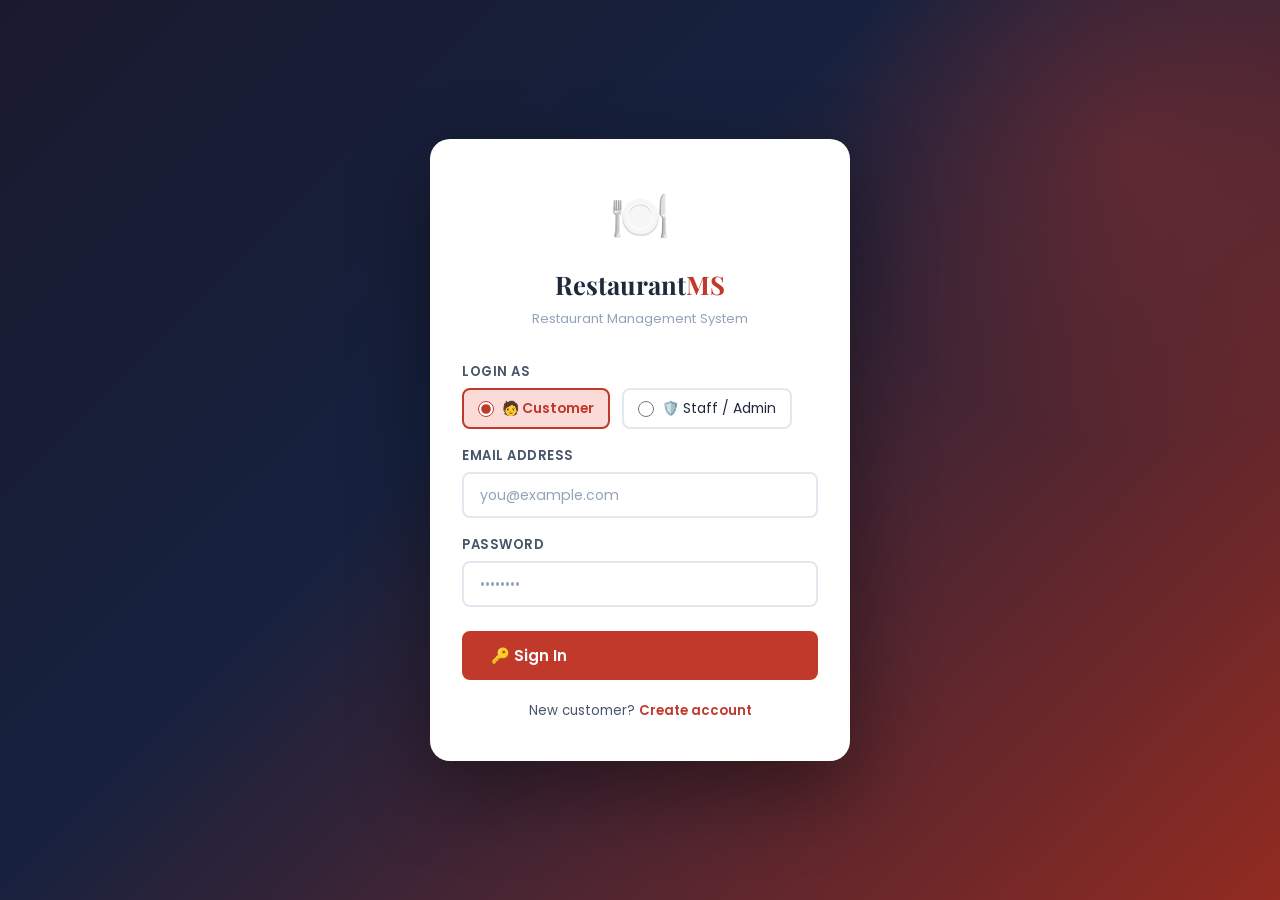
<file: frontend/pages/reservation.html>
<!DOCTYPE html>
<html lang="en">
<head>
  <meta charset="UTF-8" /><meta name="viewport" content="width=device-width,initial-scale=1"/>
  <title>Reservations — RestaurantMS</title>
  <link rel="stylesheet" href="../css/style.css" />
</head>
<body>
<div id="toast-container" class="toast-container"></div>

<nav class="navbar">
  <div class="navbar-brand">🍽️ Restaurant<span>MS</span></div>
  <div class="navbar-links">
    <a href="customer-dashboard.html">🏠 Dashboard</a>
    <a href="reservation.html" class="active">📅 Reservations</a>
    <a href="menu.html">🍴 Menu</a>
    <a href="order.html">🛒 Order</a>
    <a href="feedback.html">⭐ Feedback</a>
  </div>
  <div class="navbar-right">
    <div class="navbar-user">
      <div class="avatar" id="nav-avatar">U</div>
      <span id="nav-user-name">User</span>
    </div>
    <button class="btn btn-danger btn-sm" data-logout>Logout</button>
  </div>
</nav>

<div class="page-wrapper">
  <div class="page-header flex-between">
    <div>
      <h1 class="page-title">📅 Table Reservations</h1>
      <p class="page-subtitle">Book your table in seconds</p>
    </div>
  </div>

  <div class="grid-2" style="align-items:start">

    <!-- Panel 1: Search Form -->
    <div class="flex-col gap-2">
      <div class="card">
        <div class="card-title">🔍 Find Available Tables</div>
        <form id="search-form" class="flex-col gap-2">
          <!-- Date picker -->
          <div class="form-group">
            <label class="form-label">Reservation Date</label>
            <input class="form-control" type="date" id="res-date" required />
          </div>
          <!-- Time picker -->
          <div class="form-group">
            <label class="form-label">Preferred Time</label>
            <input class="form-control" type="time" id="res-time" required />
          </div>
          <!-- Dropdown for party size -->
          <div class="form-group">
            <label class="form-label">Party Size (Guests)</label>
            <select class="form-control" id="party-size">
              <option value="1">1 Guest</option>
              <option value="2" selected>2 Guests</option>
              <option value="3">3 Guests</option>
              <option value="4">4 Guests</option>
              <option value="5">5 Guests</option>
              <option value="6">6 Guests</option>
              <option value="8">8 Guests</option>
            </select>
          </div>
          <button type="submit" class="btn btn-primary" id="search-btn">🔍 Search Tables</button>
        </form>
      </div>

      <!-- Panel 2: Selected Table + Confirm -->
      <div class="card" id="confirm-panel" style="display:none">
        <div class="card-title">✅ Confirm Booking</div>
        <div id="selected-info" style="margin-bottom:1rem"></div>
        <button class="btn btn-success w-full" id="confirm-btn">📌 Confirm Reservation</button>
      </div>
    </div>

    <!-- Panel 3: Available Tables Grid -->
    <div class="card">
      <div class="card-title">🪑 Available Tables</div>
      <div id="tables-grid">
        <div class="empty-state">
          <div class="empty-state-icon">🔍</div>
          <p class="empty-state-text">Search to see available tables</p>
        </div>
      </div>
    </div>
  </div>

  <!-- My Reservations Table -->
  <div class="card mt-2">
    <div class="flex-between mb-2">
      <div class="card-title" style="margin-bottom:0">📋 My Reservations</div>
    </div>
    <div class="table-wrapper">
      <table>
        <thead>
          <tr>
            <th>#</th><th>Table</th><th>Date</th><th>Time</th><th>Guests</th><th>Status</th><th>Actions</th>
          </tr>
        </thead>
        <tbody id="reservations-body">
          <tr><td colspan="7" style="text-align:center;padding:2rem;color:#94a3b8">Loading...</td></tr>
        </tbody>
      </table>
    </div>
  </div>
</div>

<script src="../js/utils.js"></script>
<script>
  const user = requireAuth()
  let selectedTable = null

  // set today as min date
  document.getElementById('res-date').min = new Date().toISOString().split('T')[0]

  async function loadReservations() {
    try {
      const data = await api.get('/reservations')
      document.getElementById('reservations-body').innerHTML = data.length
        ? data.map(r => `
          <tr>
            <td>#${r.reservationID}</td>
            <td><strong>${r.tableNumber}</strong></td>
            <td>${fmtDate(r.reservationDate)}</td>
            <td>${r.reservationTime}</td>
            <td>${r.partySize} pax</td>
            <td>${statusBadge(r.status)}</td>
            <td>
              <div class="table-actions">
                ${r.status === 'Pending' || r.status === 'Confirmed' ? `
                  <button class="btn btn-danger btn-sm" onclick="cancelReservation(${r.reservationID})">Cancel</button>` : '—'}
              </div>
            </td>
          </tr>`).join('')
        : `<tr><td colspan="7">${emptyState('📅', 'No reservations found')}</td></tr>`
    } catch { toast('Failed to load reservations.', 'error') }
  }

  document.getElementById('search-form').addEventListener('submit', async e => {
    e.preventDefault()
    const btn  = document.getElementById('search-btn')
    const date = document.getElementById('res-date').value
    const time = document.getElementById('res-time').value
    const size = document.getElementById('party-size').value

    setLoading(btn, true)
    try {
      const data = await api.get(`/tables/available?date=${date}&time=${time}&partySize=${size}`)
      selectedTable = null
      document.getElementById('confirm-panel').style.display = 'none'

      if (!data.length) {
        document.getElementById('tables-grid').innerHTML = emptyState('😔', 'No tables available for selected time')
      } else {
        document.getElementById('tables-grid').innerHTML = `
          <div class="table-grid">
            ${data.map(t => `
              <div class="table-slot" onclick="selectTable(this, ${JSON.stringify(t).replace(/"/g, '&quot;')})">
                <div class="table-slot-num">${t.tableNumber}</div>
                <div class="table-slot-cap">Seats ${t.capacity}</div>
              </div>`).join('')}
          </div>`
      }
    } catch { toast('Error fetching tables.', 'error') }
    finally { setLoading(btn, false) }
  })

  function selectTable(el, table) {
    document.querySelectorAll('.table-slot').forEach(s => s.classList.remove('selected'))
    el.classList.add('selected')
    selectedTable = table

    document.getElementById('confirm-panel').style.display = 'block'
    document.getElementById('selected-info').innerHTML = `
      <div style="background:var(--primary-light);border-radius:var(--radius-sm);padding:1rem;">
        <p><strong>Table:</strong> ${table.tableNumber}</p>
        <p><strong>Capacity:</strong> ${table.capacity} seats</p>
        <p><strong>Date:</strong> ${document.getElementById('res-date').value}</p>
        <p><strong>Time:</strong> ${document.getElementById('res-time').value}</p>
        <p><strong>Party:</strong> ${document.getElementById('party-size').value} guests</p>
      </div>`
  }

  document.getElementById('confirm-btn').addEventListener('click', async () => {
    if (!selectedTable) return
    const btn = document.getElementById('confirm-btn')
    setLoading(btn, true)
    try {
      await api.post('/reservations', {
        customerID:      user.customerID,
        tableID:         selectedTable.tableID,
        reservationDate: document.getElementById('res-date').value,
        reservationTime: document.getElementById('res-time').value,
        partySize:       parseInt(document.getElementById('party-size').value)
      })
      toast('Reservation confirmed! 🎉')
      document.getElementById('confirm-panel').style.display = 'none'
      document.getElementById('tables-grid').innerHTML = emptyState('✅', 'Booking done! Search again for another reservation.')
      selectedTable = null
      loadReservations()
    } catch (err) {
      toast(err?.message || 'Booking failed.', 'error')
    } finally { setLoading(btn, false) }
  })

  async function cancelReservation(id) {
    if (!confirmAction('Cancel this reservation?')) return
    try {
      await api.patch(`/reservations/${id}/status`, { status: 'Cancelled' })
      toast('Reservation cancelled.')
      loadReservations()
    } catch { toast('Failed to cancel.', 'error') }
  }

  loadReservations()
</script>
</body>
</html>
</file>
<file: frontend/css/style.css>
/* =====================================================================
   RestaurantMS — Global Design System
   ===================================================================== */

/* ── Google Fonts ─────────────────────────────────────────────────── */
@import url('https://fonts.googleapis.com/css2?family=Poppins:wght@300;400;500;600;700;800&family=Playfair+Display:wght@600;700&display=swap');

/* ── CSS Variables ────────────────────────────────────────────────── */
:root {
  --primary:       #c0392b;
  --primary-dark:  #922b21;
  --primary-light: #fadbd8;
  --secondary:     #1a1a2e;
  --accent:        #f39c12;
  --accent-light:  #fef9e7;
  --success:       #27ae60;
  --danger:        #e74c3c;
  --warning:       #f39c12;
  --info:          #2980b9;
  --white:         #ffffff;
  --gray-50:       #f8fafc;
  --gray-100:      #f1f5f9;
  --gray-200:      #e2e8f0;
  --gray-400:      #94a3b8;
  --gray-600:      #475569;
  --gray-800:      #1e293b;
  --shadow-sm:     0 1px 3px rgba(0,0,0,.08);
  --shadow:        0 4px 16px rgba(0,0,0,.10);
  --shadow-lg:     0 10px 40px rgba(0,0,0,.15);
  --radius-sm:     8px;
  --radius:        14px;
  --radius-lg:     20px;
  --transition:    all .25s cubic-bezier(.4,0,.2,1);
  --font:          'Poppins', sans-serif;
  --font-display:  'Playfair Display', serif;
  --nav-h:         64px;
}

/* ── Reset ────────────────────────────────────────────────────────── */
*, *::before, *::after { box-sizing: border-box; margin: 0; padding: 0; }

html { scroll-behavior: smooth; }

body {
  font-family: var(--font);
  background: var(--gray-50);
  color: var(--gray-800);
  min-height: 100vh;
  line-height: 1.6;
  -webkit-font-smoothing: antialiased;
}

a { text-decoration: none; color: inherit; }
ul { list-style: none; }
img { max-width: 100%; display: block; }
input, select, textarea, button { font-family: inherit; }

/* ── Scrollbar ────────────────────────────────────────────────────── */
::-webkit-scrollbar { width: 6px; height: 6px; }
::-webkit-scrollbar-track { background: var(--gray-100); }
::-webkit-scrollbar-thumb { background: var(--gray-400); border-radius: 99px; }

/* ══════════════════════════════════════════════════════════════════ */
/*  NAVBAR                                                           */
/* ══════════════════════════════════════════════════════════════════ */
.navbar {
  position: sticky;
  top: 0;
  z-index: 100;
  height: var(--nav-h);
  background: var(--secondary);
  display: flex;
  align-items: center;
  padding: 0 2rem;
  gap: 2rem;
  box-shadow: 0 2px 20px rgba(0,0,0,.3);
}

.navbar-brand {
  display: flex;
  align-items: center;
  gap: .6rem;
  font-family: var(--font-display);
  font-size: 1.3rem;
  color: var(--white);
  white-space: nowrap;
}

.navbar-brand span { color: var(--accent); }

.navbar-links {
  display: flex;
  align-items: center;
  gap: .25rem;
  flex: 1;
  overflow-x: auto;
}

.navbar-links a {
  color: rgba(255,255,255,.75);
  padding: .45rem .9rem;
  border-radius: var(--radius-sm);
  font-size: .82rem;
  font-weight: 500;
  white-space: nowrap;
  transition: var(--transition);
}

.navbar-links a:hover,
.navbar-links a.active {
  background: var(--primary);
  color: var(--white);
}

.navbar-right {
  display: flex;
  align-items: center;
  gap: .75rem;
  margin-left: auto;
}

.navbar-user {
  display: flex;
  align-items: center;
  gap: .5rem;
  color: rgba(255,255,255,.8);
  font-size: .82rem;
}

.avatar {
  width: 34px;
  height: 34px;
  border-radius: 50%;
  background: var(--primary);
  display: flex;
  align-items: center;
  justify-content: center;
  color: white;
  font-weight: 700;
  font-size: .85rem;
  flex-shrink: 0;
}

/* ══════════════════════════════════════════════════════════════════ */
/*  LAYOUT                                                           */
/* ══════════════════════════════════════════════════════════════════ */
.page-wrapper {
  max-width: 1280px;
  margin: 0 auto;
  padding: 2rem 1.5rem;
}

.page-header {
  margin-bottom: 2rem;
}

.page-title {
  font-size: 1.7rem;
  font-weight: 700;
  color: var(--gray-800);
}

.page-subtitle {
  color: var(--gray-600);
  font-size: .9rem;
  margin-top: .25rem;
}

.grid-2 { display: grid; grid-template-columns: repeat(2, 1fr); gap: 1.25rem; }
.grid-3 { display: grid; grid-template-columns: repeat(3, 1fr); gap: 1.25rem; }
.grid-4 { display: grid; grid-template-columns: repeat(4, 1fr); gap: 1.25rem; }

@media (max-width: 1024px) { .grid-4 { grid-template-columns: repeat(2,1fr); } }
@media (max-width: 768px) {
  .grid-2, .grid-3, .grid-4 { grid-template-columns: 1fr; }
  .page-wrapper { padding: 1.25rem 1rem; }
  .navbar { padding: 0 1rem; gap: 1rem; }
}

/* ══════════════════════════════════════════════════════════════════ */
/*  CARD                                                             */
/* ══════════════════════════════════════════════════════════════════ */
.card {
  background: var(--white);
  border-radius: var(--radius);
  box-shadow: var(--shadow);
  padding: 1.5rem;
  transition: var(--transition);
}

.card:hover { box-shadow: var(--shadow-lg); }

.card-title {
  font-size: 1.05rem;
  font-weight: 700;
  color: var(--gray-800);
  margin-bottom: 1.25rem;
  display: flex;
  align-items: center;
  gap: .5rem;
}

.card-title::after {
  content: '';
  flex: 1;
  height: 2px;
  background: linear-gradient(90deg, var(--primary-light), transparent);
  border-radius: 2px;
}

/* ══════════════════════════════════════════════════════════════════ */
/*  STAT CARDS                                                       */
/* ══════════════════════════════════════════════════════════════════ */
.stat-card {
  border-radius: var(--radius);
  padding: 1.4rem 1.5rem;
  display: flex;
  align-items: center;
  gap: 1rem;
  position: relative;
  overflow: hidden;
  cursor: default;
  transition: var(--transition);
}

.stat-card::before {
  content: '';
  position: absolute;
  inset: 0;
  background: rgba(255,255,255,.08);
  opacity: 0;
  transition: var(--transition);
}

.stat-card:hover { transform: translateY(-3px); box-shadow: var(--shadow-lg); }
.stat-card:hover::before { opacity: 1; }

.stat-card.red    { background: linear-gradient(135deg, #c0392b, #e74c3c); }
.stat-card.dark   { background: linear-gradient(135deg, #1a1a2e, #16213e); }
.stat-card.amber  { background: linear-gradient(135deg, #f39c12, #f1c40f); }
.stat-card.green  { background: linear-gradient(135deg, #27ae60, #2ecc71); }
.stat-card.blue   { background: linear-gradient(135deg, #2980b9, #3498db); }
.stat-card.purple { background: linear-gradient(135deg, #8e44ad, #9b59b6); }

.stat-icon {
  font-size: 2.4rem;
  opacity: .9;
  flex-shrink: 0;
}

.stat-info { color: white; }
.stat-label { font-size: .78rem; opacity: .85; font-weight: 500; text-transform: uppercase; letter-spacing: .05em; }
.stat-value { font-size: 1.9rem; font-weight: 800; line-height: 1.1; margin-top: .1rem; }

/* ══════════════════════════════════════════════════════════════════ */
/*  BUTTONS                                                          */
/* ══════════════════════════════════════════════════════════════════ */
.btn {
  display: inline-flex;
  align-items: center;
  gap: .4rem;
  padding: .55rem 1.2rem;
  border: none;
  border-radius: var(--radius-sm);
  font-size: .85rem;
  font-weight: 600;
  cursor: pointer;
  transition: var(--transition);
  text-decoration: none;
  white-space: nowrap;
  user-select: none;
}

.btn:disabled { opacity: .55; cursor: not-allowed; }
.btn:active:not(:disabled) { transform: scale(.97); }

.btn-primary  { background: var(--primary);  color: white; }
.btn-primary:hover:not(:disabled)  { background: var(--primary-dark); box-shadow: 0 4px 12px rgba(192,57,43,.4); }

.btn-secondary { background: var(--gray-100); color: var(--gray-800); }
.btn-secondary:hover { background: var(--gray-200); }

.btn-accent  { background: var(--accent);  color: white; }
.btn-accent:hover  { background: #d68910; }

.btn-success { background: var(--success); color: white; }
.btn-success:hover { background: #1e8449; }

.btn-danger  { background: var(--danger);  color: white; }
.btn-danger:hover  { background: #c0392b; }

.btn-info    { background: var(--info); color: white; }
.btn-info:hover    { background: #1a6fa3; }

.btn-outline {
  background: transparent;
  border: 2px solid var(--primary);
  color: var(--primary);
}
.btn-outline:hover { background: var(--primary); color: white; }

.btn-sm { padding: .35rem .8rem; font-size: .78rem; }
.btn-lg { padding: .8rem 1.8rem; font-size: .95rem; }

/* ══════════════════════════════════════════════════════════════════ */
/*  FORM ELEMENTS                                                    */
/* ══════════════════════════════════════════════════════════════════ */
.form-group {
  display: flex;
  flex-direction: column;
  gap: .4rem;
}

.form-label {
  font-size: .82rem;
  font-weight: 600;
  color: var(--gray-600);
  text-transform: uppercase;
  letter-spacing: .04em;
}

.form-control {
  width: 100%;
  padding: .65rem 1rem;
  border: 2px solid var(--gray-200);
  border-radius: var(--radius-sm);
  font-size: .88rem;
  color: var(--gray-800);
  background: var(--white);
  transition: var(--transition);
  outline: none;
}

.form-control:focus {
  border-color: var(--primary);
  box-shadow: 0 0 0 3px rgba(192,57,43,.12);
}

.form-control::placeholder { color: var(--gray-400); }

textarea.form-control { resize: vertical; min-height: 100px; }

.form-row {
  display: grid;
  gap: 1rem;
}

.form-row.cols-2 { grid-template-columns: 1fr 1fr; }
.form-row.cols-3 { grid-template-columns: 1fr 1fr 1fr; }

@media (max-width: 600px) {
  .form-row.cols-2,
  .form-row.cols-3 { grid-template-columns: 1fr; }
}

/* Radio & Checkbox */
.radio-group, .checkbox-group {
  display: flex;
  flex-wrap: wrap;
  gap: .75rem;
}

.radio-item, .checkbox-item {
  display: flex;
  align-items: center;
  gap: .45rem;
  font-size: .87rem;
  cursor: pointer;
  padding: .45rem .9rem;
  border: 2px solid var(--gray-200);
  border-radius: var(--radius-sm);
  transition: var(--transition);
  user-select: none;
}

.radio-item:hover, .checkbox-item:hover {
  border-color: var(--primary);
  background: var(--primary-light);
}

.radio-item input, .checkbox-item input { accent-color: var(--primary); width: 16px; height: 16px; }

.radio-item.selected, .checkbox-item.selected {
  border-color: var(--primary);
  background: var(--primary-light);
  color: var(--primary);
  font-weight: 600;
}

/* ══════════════════════════════════════════════════════════════════ */
/*  TABLE                                                            */
/* ══════════════════════════════════════════════════════════════════ */
.table-wrapper {
  overflow-x: auto;
  border-radius: var(--radius);
  border: 1px solid var(--gray-200);
}

table {
  width: 100%;
  border-collapse: collapse;
  font-size: .85rem;
  background: white;
}

thead {
  background: var(--secondary);
  color: white;
  position: sticky;
  top: 0;
}

thead th {
  padding: .85rem 1rem;
  text-align: left;
  font-weight: 600;
  font-size: .78rem;
  text-transform: uppercase;
  letter-spacing: .06em;
  white-space: nowrap;
}

tbody tr {
  border-bottom: 1px solid var(--gray-100);
  transition: background .15s;
}

tbody tr:hover { background: #fef9f9; }
tbody tr:last-child { border-bottom: none; }

tbody td {
  padding: .8rem 1rem;
  color: var(--gray-700, #374151);
  vertical-align: middle;
  white-space: nowrap;
}

.table-actions { display: flex; gap: .4rem; align-items: center; }

/* ══════════════════════════════════════════════════════════════════ */
/*  BADGES / STATUS                                                  */
/* ══════════════════════════════════════════════════════════════════ */
.badge {
  display: inline-flex;
  align-items: center;
  gap: .3rem;
  padding: .25rem .7rem;
  border-radius: 99px;
  font-size: .72rem;
  font-weight: 700;
  text-transform: uppercase;
  letter-spacing: .04em;
}

.badge-pending   { background: #fef9e7; color: #d68910; border: 1px solid #f9e79f; }
.badge-confirmed { background: #eaf4fb; color: #1a6fa3; border: 1px solid #aed6f1; }
.badge-placed    { background: #fef9e7; color: #d68910; border: 1px solid #f9e79f; }
.badge-preparing { background: #fdf2e9; color: #ca6f1e; border: 1px solid #f5cba7; }
.badge-served    { background: #eaf4fb; color: #1a6fa3; border: 1px solid #aed6f1; }
.badge-paid      { background: #eafaf1; color: #1e8449; border: 1px solid #a9dfbf; }
.badge-completed { background: #eafaf1; color: #1e8449; border: 1px solid #a9dfbf; }
.badge-cancelled { background: #fdedec; color: #c0392b; border: 1px solid #f1948a; }
.badge-available { background: #eafaf1; color: #1e8449; border: 1px solid #a9dfbf; }
.badge-reserved  { background: #fef9e7; color: #d68910; border: 1px solid #f9e79f; }
.badge-occupied  { background: #fdedec; color: #c0392b; border: 1px solid #f1948a; }

/* ══════════════════════════════════════════════════════════════════ */
/*  MODAL                                                            */
/* ══════════════════════════════════════════════════════════════════ */
.modal-overlay {
  position: fixed;
  inset: 0;
  background: rgba(10,10,30,.55);
  backdrop-filter: blur(4px);
  z-index: 999;
  display: flex;
  align-items: center;
  justify-content: center;
  padding: 1rem;
  opacity: 0;
  pointer-events: none;
  transition: opacity .25s;
}

.modal-overlay.open {
  opacity: 1;
  pointer-events: all;
}

.modal {
  background: white;
  border-radius: var(--radius-lg);
  width: 100%;
  max-width: 520px;
  max-height: 90vh;
  overflow-y: auto;
  transform: translateY(20px) scale(.97);
  transition: transform .3s cubic-bezier(.34,1.56,.64,1);
  box-shadow: 0 25px 60px rgba(0,0,0,.25);
}

.modal-overlay.open .modal {
  transform: translateY(0) scale(1);
}

.modal-header {
  padding: 1.25rem 1.5rem;
  background: linear-gradient(135deg, var(--primary), var(--primary-dark));
  color: white;
  border-radius: var(--radius-lg) var(--radius-lg) 0 0;
  display: flex;
  justify-content: space-between;
  align-items: center;
}

.modal-title { font-size: 1.05rem; font-weight: 700; }

.modal-close {
  background: rgba(255,255,255,.15);
  border: none;
  color: white;
  width: 30px;
  height: 30px;
  border-radius: 50%;
  cursor: pointer;
  font-size: 1.1rem;
  display: flex;
  align-items: center;
  justify-content: center;
  transition: background .2s;
}

.modal-close:hover { background: rgba(255,255,255,.3); }

.modal-body { padding: 1.5rem; }

.modal-footer {
  padding: 1rem 1.5rem;
  border-top: 1px solid var(--gray-200);
  display: flex;
  gap: .75rem;
  justify-content: flex-end;
}

/* ══════════════════════════════════════════════════════════════════ */
/*  TOAST NOTIFICATIONS                                              */
/* ══════════════════════════════════════════════════════════════════ */
.toast-container {
  position: fixed;
  top: calc(var(--nav-h) + .75rem);
  right: 1rem;
  z-index: 9999;
  display: flex;
  flex-direction: column;
  gap: .5rem;
}

.toast {
  background: var(--secondary);
  color: white;
  padding: .75rem 1.1rem;
  border-radius: var(--radius-sm);
  font-size: .85rem;
  font-weight: 500;
  box-shadow: var(--shadow-lg);
  display: flex;
  align-items: center;
  gap: .6rem;
  min-width: 250px;
  max-width: 380px;
  animation: slideInRight .3s ease, fadeOut .4s ease 2.6s forwards;
  border-left: 4px solid var(--success);
}

.toast.error  { border-left-color: var(--danger); }
.toast.warning { border-left-color: var(--warning); }
.toast.info   { border-left-color: var(--info); }

@keyframes slideInRight {
  from { transform: translateX(110%); opacity: 0; }
  to   { transform: translateX(0);    opacity: 1; }
}

@keyframes fadeOut {
  from { opacity: 1; transform: translateX(0); }
  to   { opacity: 0; transform: translateX(110%); }
}

/* ══════════════════════════════════════════════════════════════════ */
/*  PANEL LAYOUT (for Order page)                                    */
/* ══════════════════════════════════════════════════════════════════ */
.panel-layout {
  display: grid;
  grid-template-columns: 1fr 380px;
  gap: 1.25rem;
  align-items: start;
}

@media (max-width: 900px) {
  .panel-layout { grid-template-columns: 1fr; }
}

.panel-scroll {
  max-height: 520px;
  overflow-y: auto;
  padding-right: .25rem;
}

/* ══════════════════════════════════════════════════════════════════ */
/*  MENU GRID (cards with hover effects)                             */
/* ══════════════════════════════════════════════════════════════════ */
.menu-grid {
  display: grid;
  grid-template-columns: repeat(auto-fill, minmax(210px, 1fr));
  gap: 1rem;
}

.menu-card {
  border: 2px solid var(--gray-200);
  border-radius: var(--radius);
  padding: 1rem;
  cursor: pointer;
  transition: var(--transition);
  background: white;
  position: relative;
  overflow: hidden;
}

.menu-card::before {
  content: '';
  position: absolute;
  inset: 0;
  background: linear-gradient(135deg, var(--primary-light), transparent);
  opacity: 0;
  transition: opacity .25s;
}

.menu-card:hover {
  border-color: var(--primary);
  transform: translateY(-3px);
  box-shadow: var(--shadow-lg);
}

.menu-card:hover::before { opacity: 1; }

.menu-card-name { font-weight: 700; font-size: .92rem; position: relative; }
.menu-card-cat  { font-size: .75rem; color: var(--gray-400); margin: .2rem 0; position: relative; }
.menu-card-price {
  font-size: 1.05rem;
  font-weight: 800;
  color: var(--primary);
  margin-top: .5rem;
  position: relative;
}

.menu-card-add {
  position: absolute;
  top: .75rem;
  right: .75rem;
  width: 30px;
  height: 30px;
  background: var(--primary);
  color: white;
  border: none;
  border-radius: 50%;
  font-size: 1.2rem;
  cursor: pointer;
  display: flex;
  align-items: center;
  justify-content: center;
  transition: var(--transition);
  opacity: 0;
}

.menu-card:hover .menu-card-add { opacity: 1; transform: scale(1.1); }

/* ══════════════════════════════════════════════════════════════════ */
/*  CART ITEM                                                        */
/* ══════════════════════════════════════════════════════════════════ */
.cart-item {
  display: flex;
  align-items: center;
  gap: .75rem;
  padding: .6rem 0;
  border-bottom: 1px solid var(--gray-100);
}

.cart-item-name { flex: 1; font-size: .85rem; font-weight: 500; }
.cart-item-price { font-size: .85rem; color: var(--primary); font-weight: 700; min-width: 70px; text-align: right; }

.qty-control {
  display: flex;
  align-items: center;
  gap: .3rem;
  background: var(--gray-100);
  border-radius: var(--radius-sm);
  padding: .2rem .35rem;
}

.qty-btn {
  width: 22px;
  height: 22px;
  background: white;
  border: 1px solid var(--gray-200);
  border-radius: 4px;
  cursor: pointer;
  font-size: .9rem;
  font-weight: 700;
  display: flex;
  align-items: center;
  justify-content: center;
  transition: var(--transition);
  color: var(--gray-800);
}

.qty-btn:hover { background: var(--primary); color: white; border-color: var(--primary); }
.qty-num { font-size: .85rem; font-weight: 700; min-width: 20px; text-align: center; }

/* ══════════════════════════════════════════════════════════════════ */
/*  TABLE SELECTION GRID                                             */
/* ══════════════════════════════════════════════════════════════════ */
.table-grid {
  display: grid;
  grid-template-columns: repeat(auto-fill, minmax(120px, 1fr));
  gap: .75rem;
}

.table-slot {
  border: 2px solid var(--gray-200);
  border-radius: var(--radius);
  padding: 1rem .75rem;
  text-align: center;
  cursor: pointer;
  transition: var(--transition);
  background: white;
}

.table-slot:hover  { border-color: var(--primary); background: var(--primary-light); }
.table-slot.selected { border-color: var(--primary); background: var(--primary); color: white; }
.table-slot.occupied { border-color: var(--gray-300); background: var(--gray-100); opacity: .5; cursor: not-allowed; }

.table-slot-num  { font-size: 1.1rem; font-weight: 800; }
.table-slot-cap  { font-size: .72rem; opacity: .75; margin-top: .15rem; }

/* ══════════════════════════════════════════════════════════════════ */
/*  FILTER TABS                                                      */
/* ══════════════════════════════════════════════════════════════════ */
.filter-tabs {
  display: flex;
  gap: .4rem;
  flex-wrap: wrap;
  margin-bottom: 1rem;
}

.filter-tab {
  padding: .4rem 1rem;
  border: 2px solid var(--gray-200);
  border-radius: 99px;
  font-size: .8rem;
  font-weight: 600;
  cursor: pointer;
  transition: var(--transition);
  background: white;
  color: var(--gray-600);
  user-select: none;
}

.filter-tab:hover { border-color: var(--primary); color: var(--primary); }
.filter-tab.active { background: var(--primary); border-color: var(--primary); color: white; }

/* ══════════════════════════════════════════════════════════════════ */
/*  STAR RATING                                                      */
/* ══════════════════════════════════════════════════════════════════ */
.star-rating { display: flex; gap: .3rem; }

.star {
  font-size: 2rem;
  cursor: pointer;
  color: var(--gray-200);
  transition: color .15s;
  user-select: none;
}

.star.filled, .star:hover { color: var(--accent); }

/* ══════════════════════════════════════════════════════════════════ */
/*  EMPTY STATE                                                      */
/* ══════════════════════════════════════════════════════════════════ */
.empty-state {
  text-align: center;
  padding: 3.5rem 1rem;
  color: var(--gray-400);
}

.empty-state-icon { font-size: 3rem; margin-bottom: .75rem; }
.empty-state-text { font-size: .9rem; }

/* ══════════════════════════════════════════════════════════════════ */
/*  LOADER                                                           */
/* ══════════════════════════════════════════════════════════════════ */
.loader {
  display: inline-block;
  width: 18px;
  height: 18px;
  border: 2.5px solid rgba(255,255,255,.4);
  border-top-color: white;
  border-radius: 50%;
  animation: spin .7s linear infinite;
}

@keyframes spin { to { transform: rotate(360deg); } }

/* ══════════════════════════════════════════════════════════════════ */
/*  LOGIN PAGE                                                       */
/* ══════════════════════════════════════════════════════════════════ */
.auth-page {
  min-height: 100vh;
  display: flex;
  align-items: center;
  justify-content: center;
  background: linear-gradient(135deg, var(--secondary) 0%, #16213e 40%, var(--primary-dark) 100%);
  position: relative;
  overflow: hidden;
  padding: 1rem;
}

.auth-page::before {
  content: '';
  position: absolute;
  width: 600px;
  height: 600px;
  background: radial-gradient(circle, rgba(192,57,43,.25), transparent 70%);
  top: -150px;
  right: -150px;
  pointer-events: none;
}

.auth-card {
  background: white;
  border-radius: var(--radius-lg);
  padding: 2.5rem 2rem;
  width: 100%;
  max-width: 420px;
  box-shadow: 0 30px 80px rgba(0,0,0,.4);
  position: relative;
}

.auth-logo {
  text-align: center;
  margin-bottom: 2rem;
}

.auth-logo-icon {
  font-size: 3rem;
  display: block;
  margin-bottom: .5rem;
}

.auth-logo h1 {
  font-family: var(--font-display);
  font-size: 1.6rem;
  color: var(--gray-800);
}

.auth-logo h1 span { color: var(--primary); }
.auth-logo p { font-size: .82rem; color: var(--gray-400); margin-top: .2rem; }

.auth-form { display: flex; flex-direction: column; gap: 1rem; }

.auth-footer {
  text-align: center;
  margin-top: 1.25rem;
  font-size: .83rem;
  color: var(--gray-600);
}

.auth-footer a { color: var(--primary); font-weight: 600; }

/* ══════════════════════════════════════════════════════════════════ */
/*  REPORT CARDS                                                     */
/* ══════════════════════════════════════════════════════════════════ */
.report-card {
  border-radius: var(--radius);
  padding: 1.5rem;
  background: white;
  box-shadow: var(--shadow);
  border-top: 4px solid var(--primary);
}

.report-value {
  font-size: 2.2rem;
  font-weight: 800;
  color: var(--primary);
  line-height: 1;
}

.report-label {
  font-size: .8rem;
  color: var(--gray-400);
  text-transform: uppercase;
  letter-spacing: .05em;
  margin-top: .3rem;
}

/* ══════════════════════════════════════════════════════════════════ */
/*  DIVIDER                                                          */
/* ══════════════════════════════════════════════════════════════════ */
.divider {
  border: none;
  border-top: 1px solid var(--gray-200);
  margin: 1rem 0;
}

/* ══════════════════════════════════════════════════════════════════ */
/*  QUICK ACTIONS                                                    */
/* ══════════════════════════════════════════════════════════════════ */
.quick-actions {
  display: flex;
  flex-wrap: wrap;
  gap: .75rem;
}

.quick-action {
  display: flex;
  flex-direction: column;
  align-items: center;
  gap: .4rem;
  padding: 1.1rem 1.4rem;
  border: 2px solid var(--gray-200);
  border-radius: var(--radius);
  cursor: pointer;
  transition: var(--transition);
  background: white;
  text-decoration: none;
  color: var(--gray-700);
  min-width: 110px;
}

.quick-action:hover {
  border-color: var(--primary);
  background: var(--primary-light);
  color: var(--primary);
  transform: translateY(-2px);
  box-shadow: var(--shadow);
}

.quick-action-icon { font-size: 1.6rem; }
.quick-action-label { font-size: .78rem; font-weight: 600; text-align: center; }

/* ══════════════════════════════════════════════════════════════════ */
/*  MISC UTILITIES                                                   */
/* ══════════════════════════════════════════════════════════════════ */
.flex         { display: flex; }
.flex-center  { display: flex; align-items: center; }
.flex-between { display: flex; align-items: center; justify-content: space-between; }
.flex-col     { display: flex; flex-direction: column; }
.gap-1  { gap: .5rem; }
.gap-2  { gap: 1rem; }
.gap-3  { gap: 1.5rem; }
.mt-1   { margin-top: .5rem; }
.mt-2   { margin-top: 1rem; }
.mt-3   { margin-top: 1.5rem; }
.mb-1   { margin-bottom: .5rem; }
.mb-2   { margin-bottom: 1rem; }
.mb-3   { margin-bottom: 1.5rem; }
.text-sm      { font-size: .85rem; }
.text-xs      { font-size: .75rem; }
.text-muted   { color: var(--gray-400); }
.text-primary { color: var(--primary); }
.text-success { color: var(--success); }
.text-danger  { color: var(--danger); }
.font-bold    { font-weight: 700; }
.font-semibold { font-weight: 600; }
.w-full       { width: 100%; }
.hidden       { display: none !important; }
.separator    { flex: 1; }
</file>
